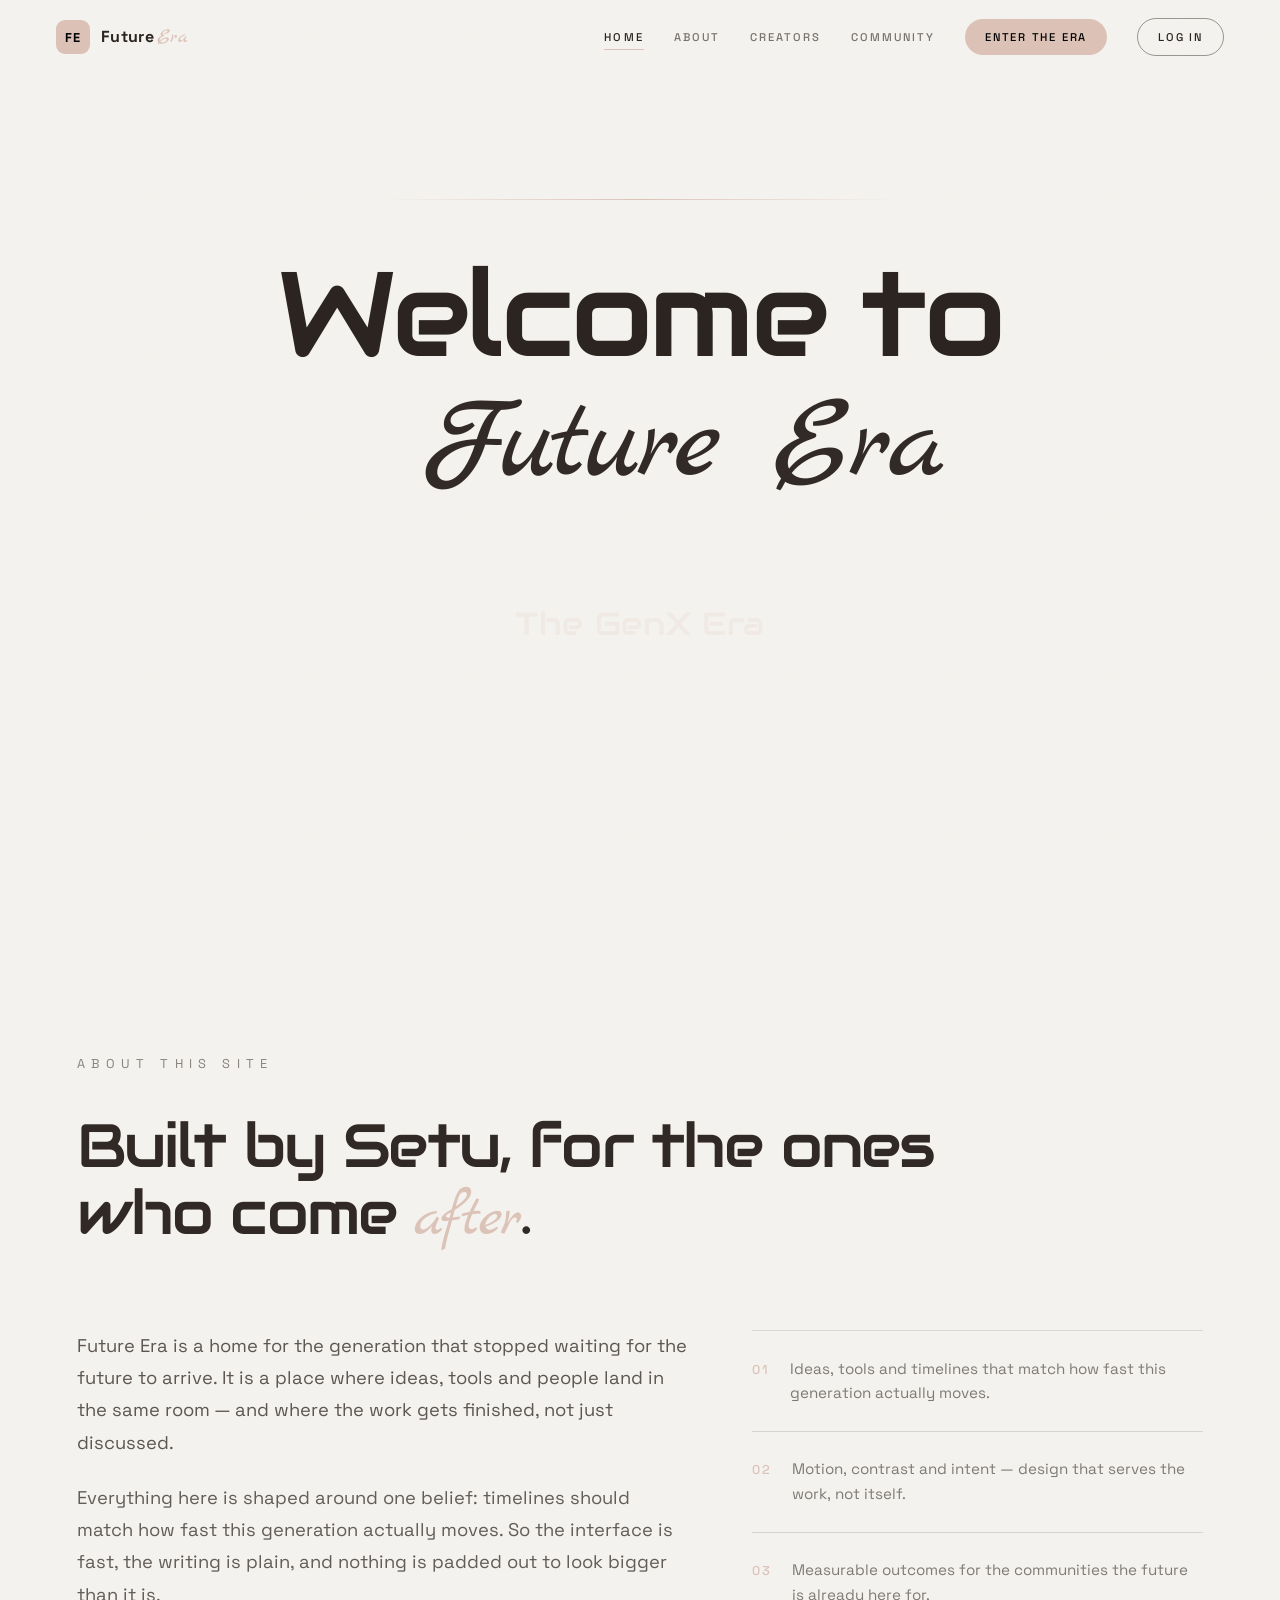
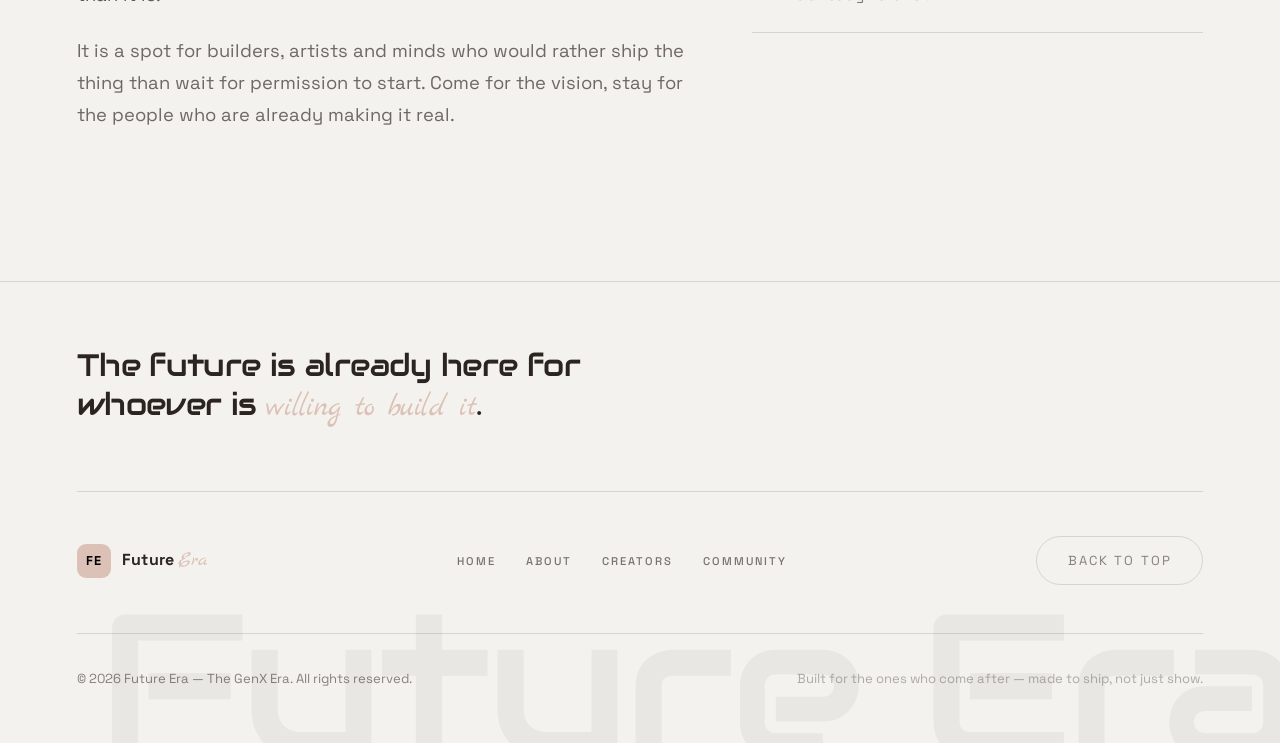
<file: Frontend/index.html>
<!DOCTYPE html>
<html lang="en">

<head>
    <meta charset="UTF-8" />
    <meta name="viewport" content="width=device-width, initial-scale=1.0" />
    <title>Future Era — The GenX Era</title>
    <link rel="preconnect" href="https://fonts.googleapis.com" />
    <link rel="preconnect" href="https://fonts.gstatic.com" crossorigin />
    <link
        href="https://fonts.googleapis.com/css2?family=Asimovian&family=Audiowide&family=Marck+Script&family=Space+Grotesk:wght@400;500;700&display=swap"
        rel="stylesheet">
    <link rel="stylesheet" href="style.css" />
</head>

<body>

    <!-- ============ NAVBAR ============ -->
    <header class="nav" id="nav">
        <a href="#intro" class="nav__logo" aria-label="Future Era — home">
            <span class="nav__mark" aria-hidden="true">FE</span>
            <span class="nav__word">Future<em>Era</em></span>
        </a>

        <nav class="nav__links" id="nav-links" aria-label="Main">
            <a href="#intro" class="nav__link is-active">Home</a>
            <a href="#about" class="nav__link">About</a>
            <a href="creators.html" class="nav__link">Creators</a>
            <a href="community.html" class="nav__link">Community</a>
            <a href="career.html" class="nav__cta">Enter the Era</a>
            <button class="auth__trigger auth__nav-trigger" type="button" data-auth-open>
                Log in
            </button>
            <span class="auth__who" data-auth-who>
                <button class="prof__chip" type="button" data-profile-open aria-haspopup="dialog">
                    <span class="auth__avatar" data-auth-initial aria-hidden="true">FE</span>
                    <span class="prof__chipname" data-profile-chipname>Profile</span>
                </button>
                <button class="auth__trigger" type="button" data-auth-signout>Sign out</button>
            </span>
        </nav>

        <button class="nav__toggle" id="nav-toggle" aria-label="Toggle menu" aria-expanded="false"
            aria-controls="nav-links">
            <span></span><span></span><span></span>
        </button>
    </header>

    <!-- ============ PAGE 1 : INTRO ============ -->
    <section class="intro" id="intro">
        <div class="intro__grain" aria-hidden="true"></div>

        <div class="intro__inner">

            <span class="intro__eyebrow">Built by setu</span>

            <div class="intro__rule" aria-hidden="true"><span></span></div>

            <h1 class="intro__title">Welcome to</h1>
            <h1 class="intro__title1">Future Era</h1>

            <p class="intro__subtitle">The GenX Era</p>

            <div class="intro__actions">
                <a href="career.html" class="btn btn--solid">Enter the Era</a>
                <a href="#about" class="btn btn--ghost">Explore</a>
            </div>
        </div>

        
    </section>

    <!-- ============ PAGE 2 : ABOUT ============ -->
    <section class="about" id="about">
        <div class="about__inner">

            <span class="about__eyebrow" data-reveal>About this site</span>

            <h2 class="about__title" data-reveal>
                Built by Setu, for the ones<br />who come <em>after</em>.
            </h2>

            <div class="about__body">
                <div class="about__copy">
                    <p>
                        Future Era is a home for the generation that stopped waiting for the future
                        to arrive. It is a place where ideas, tools and people land in the same room
                        — and where the work gets finished, not just discussed.
                    </p>
                    <p>
                        Everything here is shaped around one belief: timelines should match how fast
                        this generation actually moves. So the interface is fast, the writing is
                        plain, and nothing is padded out to look bigger than it is.
                    </p>
                    <p>
                        It is a spot for builders, artists and minds who would rather ship the thing
                        than wait for permission to start. Come for the vision, stay for the people
                        who are already making it real.
                    </p>
                </div>

                <ul class="about__facts" data-reveal>
                    <li>
                        <strong>01</strong>
                        <span>Ideas, tools and timelines that match how fast this generation actually moves.</span>
                    </li>
                    <li>
                        <strong>02</strong>
                        <span>Motion, contrast and intent — design that serves the work, not itself.</span>
                    </li>
                    <li>
                        <strong>03</strong>
                        <span>Measurable outcomes for the communities the future is already here for.</span>
                    </li>
                </ul>
            </div>

        </div>
    </section>

    <!-- ============ FOOTER ============ -->
    <footer class="footer" id="footer">
        <div class="footer__inner">

            <p class="footer__statement">
                The future is already here for<br />whoever is <em>willing to build it</em>.
            </p>

            <div class="footer__top">
                <a href="#intro" class="footer__logo" aria-label="Future Era — back to top">
                    <span class="footer__mark">FE</span>
                    <span class="footer__word">Future<em>Era</em></span>
                </a>

                <nav class="footer__links" aria-label="Footer">
                    <a href="#intro">Home</a>
                    <a href="#about">About</a>
                    <a href="creators.html">Creators</a>
            <a href="community.html">Community</a>
                </nav>

                <a href="#intro" class="btn btn--ghost footer__back">Back to top</a>
            </div>

            <div class="footer__bottom">
                <p class="footer__copy">
                    © <span id="year"></span> Future Era — The GenX Era. All rights reserved.
                </p>

                <p class="footer__tagline">
                    Built for the ones who come after — made to ship, not just show.
                </p>
            </div>

        </div>
    </footer>

    <!-- ============ LOG IN / SIGN UP ============ -->
    <dialog class="auth__dialog" id="auth-dialog" aria-labelledby="auth-title">
        <button class="auth__close" type="button" data-auth-close aria-label="Close">&times;</button>

        <div class="auth__inner">
            <span class="auth__eyebrow">Members</span>
            <h2 class="auth__title" id="auth-title">Join the <em>Era</em></h2>
            <div class="auth__rule" aria-hidden="true"></div>

            <div class="auth__tabs" role="tablist" aria-label="Account">
                <button class="auth__tab" type="button" role="tab" id="auth-tab-login" data-auth-tab="login"
                    aria-selected="true" aria-controls="auth-panel-login">Log in</button>
                <button class="auth__tab" type="button" role="tab" id="auth-tab-signup" data-auth-tab="signup"
                    aria-selected="false" aria-controls="auth-panel-signup">Sign up</button>
            </div>

            <p class="auth__msg" id="auth-msg" role="status" aria-live="polite"></p>

            <form class="auth__form is-active" id="auth-panel-login" role="tabpanel"
                aria-labelledby="auth-tab-login" novalidate>
                <div class="auth__row">
                    <label class="auth__label" for="auth-login-email">Email</label>
                    <input class="inp" type="email" id="auth-login-email" name="email" autocomplete="email"
                        placeholder="you@example.com" required>
                </div>
                <div class="auth__row">
                    <label class="auth__label" for="auth-login-pass">Password</label>
                    <input class="inp" type="password" id="auth-login-pass" name="password"
                        autocomplete="current-password" placeholder="Your password" required>
                </div>
                <button class="btn btn--solid auth__submit" type="submit">Log in</button>
                <p class="auth__note">No account yet? Switch to <strong>Sign up</strong> above.</p>
            </form>

            <form class="auth__form" id="auth-panel-signup" role="tabpanel" aria-labelledby="auth-tab-signup"
                novalidate>
                <div class="auth__row">
                    <label class="auth__label" for="auth-signup-name">Name</label>
                    <input class="inp" type="text" id="auth-signup-name" name="name" autocomplete="name"
                        placeholder="Your name" required>
                </div>
                <div class="auth__row">
                    <label class="auth__label" for="auth-signup-email">Email</label>
                    <input class="inp" type="email" id="auth-signup-email" name="email" autocomplete="email"
                        placeholder="you@example.com" required>
                </div>
                <div class="auth__row">
                    <label class="auth__label" for="auth-signup-pass">Password</label>
                    <input class="inp" type="password" id="auth-signup-pass" name="password"
                        autocomplete="new-password" placeholder="At least 6 characters" required>
                </div>
                <button class="btn btn--solid auth__submit" type="submit">Create account</button>
                <p class="auth__note">Already have an account? Switch to <strong>Log in</strong> above.</p>
            </form>
        </div>
    </dialog>

    <dialog class="prof__dialog" id="profile-dialog" aria-labelledby="profile-title">
        <button class="prof__close" type="button" data-profile-close aria-label="Close">&times;</button>

        <div class="prof__inner">
            <header class="prof__head">
                <span class="prof__avatar" data-profile-initial aria-hidden="true">F</span>
                <div class="prof__ident">
                    <h2 class="prof__title" id="profile-title" data-profile-title>Your <em>profile</em></h2>
                    <p class="prof__email" data-profile-email></p>
                    <p class="prof__role" data-profile-role hidden></p>
                </div>
                <button class="prof__edit-btn" type="button" data-profile-edit aria-label="Edit profile">Edit</button>
            </header>

            <p class="prof__blurb" data-profile-blurb hidden></p>

            <section class="prof__edit-form" data-profile-edit-form hidden>
                <div class="prof__row">
                    <label class="prof__label" for="prof-edit-name">Name</label>
                    <input class="inp" type="text" id="prof-edit-name" name="name" autocomplete="name" maxlength="60">
                </div>
                <div class="prof__row">
                    <label class="prof__label" for="prof-edit-email">Email</label>
                    <input class="inp" type="email" id="prof-edit-email" name="email" autocomplete="email" placeholder="you@example.com">
                </div>
                <div class="prof__row">
                    <label class="prof__label" for="prof-edit-pass-current">Current password</label>
                    <input class="inp" type="password" id="prof-edit-pass-current" name="passCurrent" autocomplete="current-password" placeholder="Required to save changes">
                </div>
                <div class="prof__row">
                    <label class="prof__label" for="prof-edit-pass-new">New password</label>
                    <input class="inp" type="password" id="prof-edit-pass-new" name="passNew" autocomplete="new-password" placeholder="Leave blank to keep current" minlength="6">
                </div>
                <div class="prof__row">
                    <label class="prof__label" for="prof-edit-pass-confirm">Confirm new password</label>
                    <input class="inp" type="password" id="prof-edit-pass-confirm" name="passConfirm" autocomplete="new-password" placeholder="Confirm new password">
                </div>
                <div class="prof__actions">
                    <button class="btn btn--solid" type="button" data-profile-edit-save>Save</button>
                    <button class="btn" type="button" data-profile-edit-cancel>Cancel</button>
                </div>
                <p class="prof__msg" data-profile-edit-msg role="status" aria-live="polite"></p>
            </section>

            <!-- Not a <dl>: each of the three is a button that opens the panel
                 under it, and a <button> may only contain phrasing content, so
                 wrapping <dt>/<dd> in one is invalid. The visible label already
                 reads "Following 12", so the definition-list pairing was adding
                 nothing a screen reader did not already get from the name. -->
            <div class="prof__stats" role="group" aria-label="Profile summary">
                <button class="prof__stat" type="button" data-profile-tab="following" aria-expanded="false" aria-controls="prof-panel-following">
                    <span class="prof__statlabel" data-profile-following-label>Following</span>
                    <span class="prof__statvalue" data-profile-following-count>0</span>
                </button>
                <button class="prof__stat" type="button" data-profile-tab="followers" aria-expanded="false" aria-controls="prof-panel-followers">
                    <span class="prof__statlabel" data-profile-followers-label>Followers</span>
                    <span class="prof__statvalue" data-profile-followers-count>0</span>
                </button>
                <button class="prof__stat" type="button" data-profile-tab="groups" aria-expanded="false" aria-controls="prof-panel-groups">
                    <span class="prof__statlabel" data-profile-groups-label>Groups</span>
                    <span class="prof__statvalue" data-profile-group-count>0</span>
                </button>
            </div>

            <section class="prof__block">
                <h3 class="prof__blocktitle" data-profile-data-title>Your data</h3>
                <ul class="prof__tags" data-profile-tags></ul>
                <p class="prof__empty" data-profile-tags-empty>Pick interests and skills on the
                    Community page and they show up here.</p>
            </section>

            <div class="prof__panel" id="prof-panel-following" data-profile-panel="following" hidden>
                <h3 class="prof__blocktitle" data-profile-following-title>Following</h3>
                <ul class="prof__list" data-profile-following></ul>
                <p class="prof__empty" data-profile-following-empty>You are not following anyone
                    yet. Find people on the Community page.</p>
            </div>

            <div class="prof__panel" id="prof-panel-followers" data-profile-panel="followers" hidden>
                <h3 class="prof__blocktitle" data-profile-followers-title>Followers</h3>
                <p class="prof__empty" data-profile-followers-note>No one follows you yet, and
                    that number is honest rather than broken.</p>
            </div>

            <div class="prof__panel" id="prof-panel-groups" data-profile-panel="groups" hidden>
                <h3 class="prof__blocktitle">Groups <span class="prof__hint" data-profile-group-hint></span></h3>
                <ul class="prof__list" data-profile-groups></ul>
                <p class="prof__empty" data-profile-groups-empty>You are not in any groups yet. Join one
                    from the Groups section on the Community page and it is saved to your account.</p>
            </div>
        </div>
    </dialog>

    <script src="vendor/gsap.min.js"></script>
    <script src="vendor/ScrollTrigger.min.js"></script>
    <script src="script.js?v=9"></script>
</body>

</html>
</file>
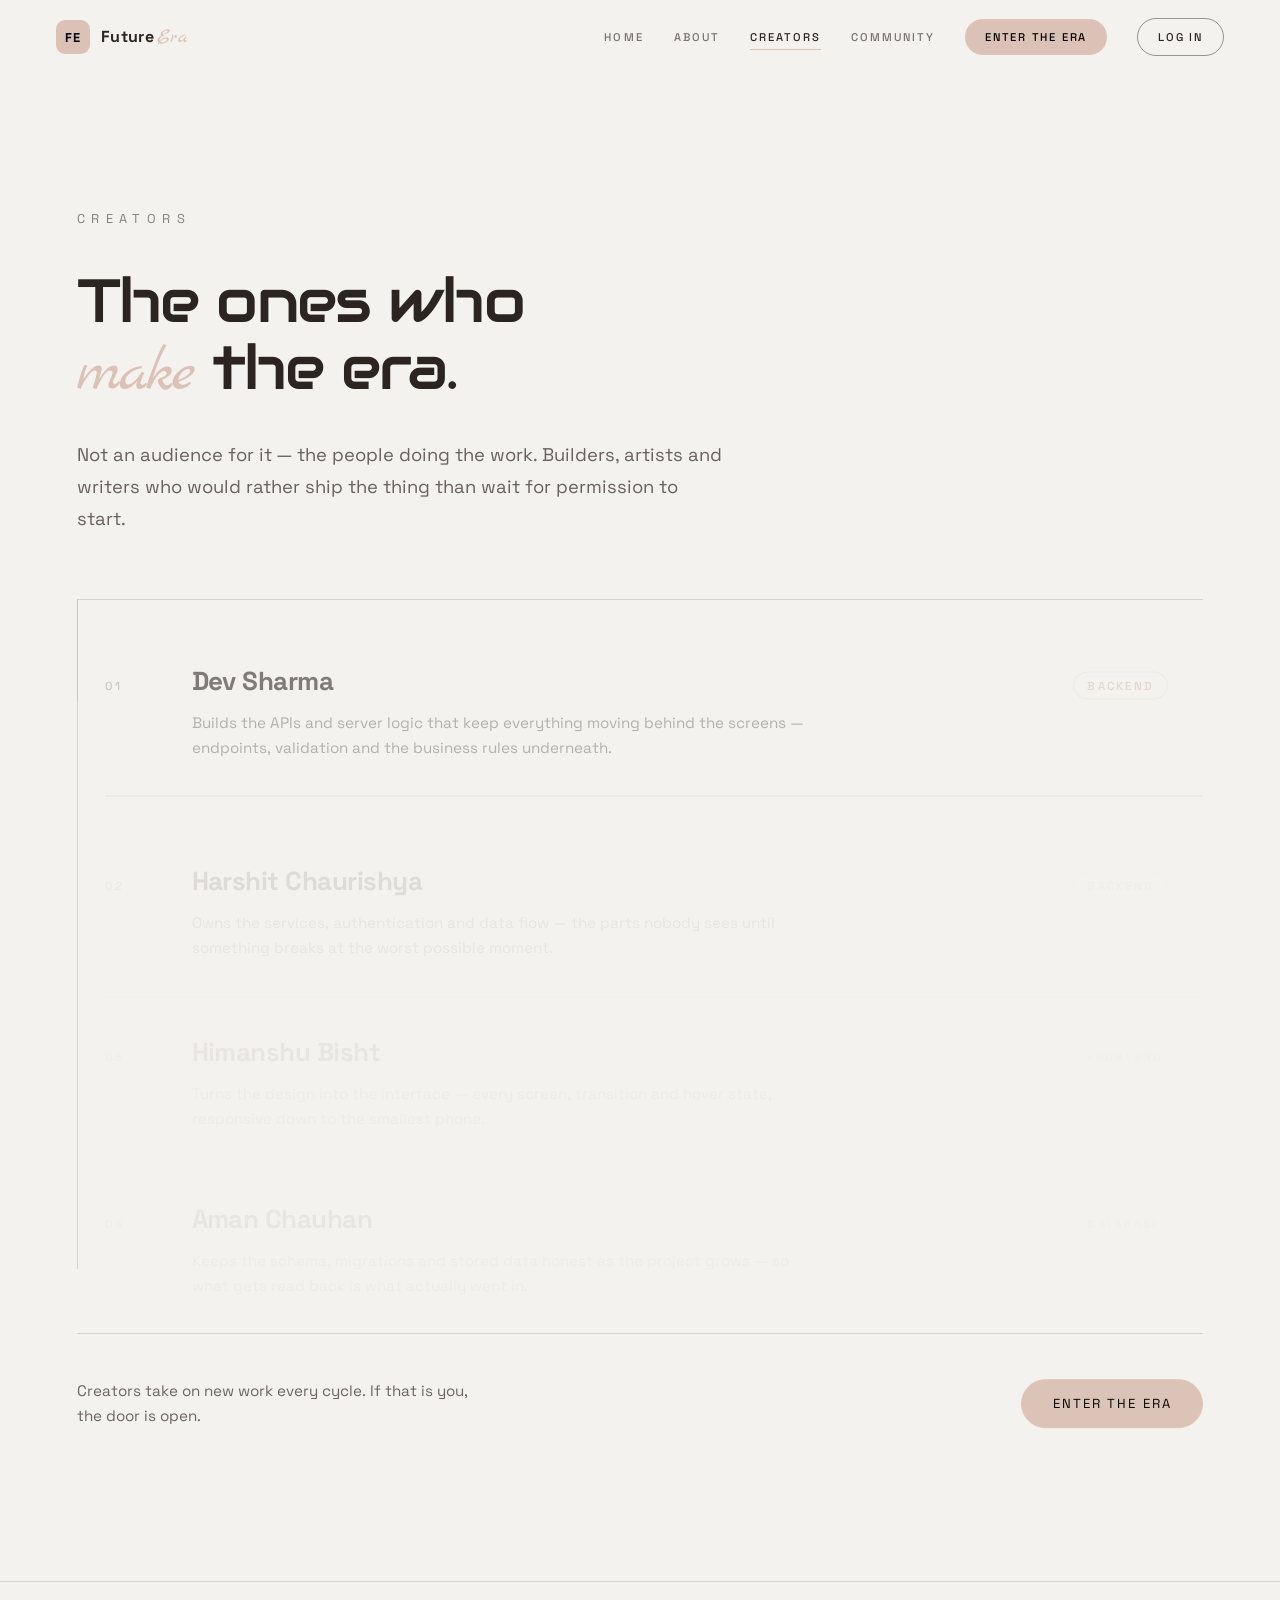
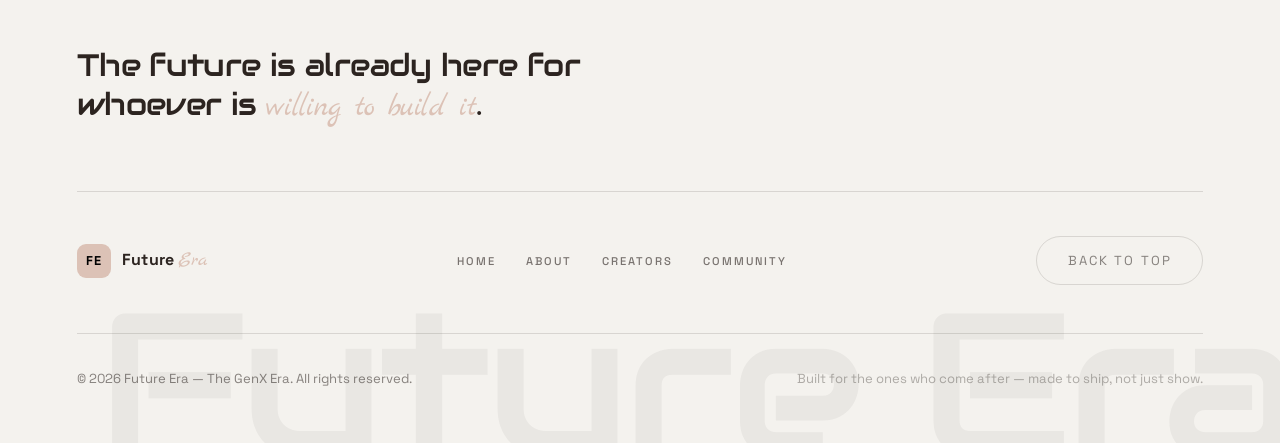
<file: Frontend/creators.html>
<!DOCTYPE html>
<html lang="en">

<head>
  <meta charset="UTF-8" />
  <meta name="viewport" content="width=device-width, initial-scale=1.0" />
  <title>Creators — Future Era</title>
  <meta name="description"
    content="The builders, artists and writers making the Future Era — not an audience for it." />
  <link rel="preconnect" href="https://fonts.googleapis.com" />
  <link rel="preconnect" href="https://fonts.gstatic.com" crossorigin />
  <link
    href="https://fonts.googleapis.com/css2?family=Asimovian&family=Audiowide&family=Marck+Script&family=Space+Grotesk:wght@400;500;700&display=swap"
    rel="stylesheet">
  <link rel="stylesheet" href="style.css" />
</head>

<body>

  <!-- ============ NAVBAR ============ -->
  <header class="nav" id="nav">
    <a href="index.html#intro" class="nav__logo" aria-label="Future Era — home">
      <span class="nav__mark" aria-hidden="true">FE</span>
      <span class="nav__word">Future<em>Era</em></span>
    </a>

    <nav class="nav__links" id="nav-links" aria-label="Main">
      <a href="index.html#intro" class="nav__link">Home</a>
      <a href="index.html#about" class="nav__link">About</a>
      <a href="#creators" class="nav__link is-active">Creators</a>
      <a href="community.html" class="nav__link">Community</a>
      <a href="career.html" class="nav__cta">Enter the Era</a>
      <button class="auth__trigger auth__nav-trigger" type="button" data-auth-open>
        Log in
      </button>
      <span class="auth__who" data-auth-who>
        <button class="prof__chip" type="button" data-profile-open aria-haspopup="dialog">
          <span class="auth__avatar" data-auth-initial aria-hidden="true">FE</span>
          <span class="prof__chipname" data-profile-chipname>Profile</span>
        </button>
        <button class="auth__trigger" type="button" data-auth-signout>Sign out</button>
      </span>
    </nav>

    <button class="nav__toggle" id="nav-toggle" aria-label="Toggle menu" aria-expanded="false"
      aria-controls="nav-links">
      <span></span><span></span><span></span>
    </button>
  </header>

  <!-- ============ CREATORS ============ -->
  <main>
    <section class="creators creators--page" id="creators">
      <div class="creators__inner">

        <span class="creators__eyebrow" data-reveal>Creators</span>

        <h1 class="creators__title" data-reveal>
          The ones who<br /><em>make</em> the era.
        </h1>

        <p class="creators__lede" data-reveal>
          Not an audience for it — the people doing the work. Builders, artists and
          writers who would rather ship the thing than wait for permission to start.
        </p>

        <div class="creators__listwrap">
          <div class="creators__rail" aria-hidden="true"><span></span></div>

          <div class="creators__list">
            <article class="creator">
              <span class="creator__num">01</span>
              <h2 class="creator__name">
                <a class="creator__link" href="https://www.linkedin.com/in/dev-sharma-11a9b5341/" target="_blank"
                  rel="noopener noreferrer" aria-label="Dev Sharma on LinkedIn (opens in a new tab)">
                  <span class="creator__nameText">Dev Sharma</span>
                  <span class="creator__handle">
                    <svg class="creator__icon" viewBox="0 0 24 24" aria-hidden="true" focusable="false">
                      <path fill="currentColor"
                        d="M4.98 3.5a2.5 2.5 0 1 1 0 5 2.5 2.5 0 0 1 0-5ZM3 9h4v12H3V9Zm7 0h3.8v1.71h.05c.53-.95 1.83-1.96 3.77-1.96C21.4 8.75 22 11 22 14.02V21h-4v-6.19c0-1.48-.03-3.38-2.06-3.38-2.06 0-2.38 1.61-2.38 3.27V21h-4V9Z" />
                    </svg>
                    in/dev-sharma-11a9b5341
                  </span>
                </a>
              </h2>
              <span class="creator__role">Backend</span>
              <p class="creator__bio">
                Builds the APIs and server logic that keep everything moving behind the
                screens — endpoints, validation and the business rules underneath.
              </p>
            </article>

            <article class="creator">
              <span class="creator__num">02</span>
              <h2 class="creator__name">
                <a class="creator__link" href="https://www.linkedin.com/in/harshit-chaurishya-713650372/"
                  target="_blank" rel="noopener noreferrer"
                  aria-label="Harshit Chaurasiya on LinkedIn (opens in a new tab)">
                  <span class="creator__nameText">Harshit Chaurishya</span>
                  <span class="creator__handle">
                    <svg class="creator__icon" viewBox="0 0 24 24" aria-hidden="true" focusable="false">
                      <path fill="currentColor"
                        d="M4.98 3.5a2.5 2.5 0 1 1 0 5 2.5 2.5 0 0 1 0-5ZM3 9h4v12H3V9Zm7 0h3.8v1.71h.05c.53-.95 1.83-1.96 3.77-1.96C21.4 8.75 22 11 22 14.02V21h-4v-6.19c0-1.48-.03-3.38-2.06-3.38-2.06 0-2.38 1.61-2.38 3.27V21h-4V9Z" />
                    </svg>
                    in/harshit-chaurishya-713650372
                  </span>
                </a>
              </h2>
              <span class="creator__role">Backend</span>
              <p class="creator__bio">
                Owns the services, authentication and data flow — the parts nobody sees
                until something breaks at the worst possible moment.
              </p>
            </article>

            <article class="creator">
              <span class="creator__num">03</span>
              <h2 class="creator__name">
                <a class="creator__link" href="https://www.linkedin.com/in/himanshubisht112/" target="_blank"
                  rel="noopener noreferrer" aria-label="Himanshu Bisht on LinkedIn (opens in a new tab)">
                  <span class="creator__nameText">Himanshu Bisht</span>
                  <span class="creator__handle">
                    <svg class="creator__icon" viewBox="0 0 24 24" aria-hidden="true" focusable="false">
                      <path fill="currentColor"
                        d="M4.98 3.5a2.5 2.5 0 1 1 0 5 2.5 2.5 0 0 1 0-5ZM3 9h4v12H3V9Zm7 0h3.8v1.71h.05c.53-.95 1.83-1.96 3.77-1.96C21.4 8.75 22 11 22 14.02V21h-4v-6.19c0-1.48-.03-3.38-2.06-3.38-2.06 0-2.38 1.61-2.38 3.27V21h-4V9Z" />
                    </svg>
                    in/himanshubisht112
                  </span>
                </a>
              </h2>
              <span class="creator__role">Frontend</span>
              <p class="creator__bio">
                Turns the design into the interface — every screen, transition and hover
                state, responsive down to the smallest phone.
              </p>
            </article>

            <article class="creator">
              <span class="creator__num">04</span>
              <h2 class="creator__name">
                <a class="creator__link" href="https://www.linkedin.com/in/aman-chauhan-6275aa335/" target="_blank"
                  rel="noopener noreferrer" aria-label="Aman Chauhan on LinkedIn (opens in a new tab)">
                  <span class="creator__nameText">Aman Chauhan</span>
                  <span class="creator__handle">
                    <svg class="creator__icon" viewBox="0 0 24 24" aria-hidden="true" focusable="false">
                      <path fill="currentColor"
                        d="M4.98 3.5a2.5 2.5 0 1 1 0 5 2.5 2.5 0 0 1 0-5ZM3 9h4v12H3V9Zm7 0h3.8v1.71h.05c.53-.95 1.83-1.96 3.77-1.96C21.4 8.75 22 11 22 14.02V21h-4v-6.19c0-1.48-.03-3.38-2.06-3.38-2.06 0-2.38 1.61-2.38 3.27V21h-4V9Z" />
                    </svg>
                    in/aman-chauhan-6275aa335
                  </span>
                </a>
              </h2>
              <span class="creator__role">DataBase</span>
              <p class="creator__bio">
                Keeps the schema, migrations and stored data honest as the project grows —
                so what gets read back is what actually went in.
              </p>
            </article>
          </div>
        </div>

        <div class="creators__foot">
          <p class="creators__note" data-reveal>
            Creators take on new work every cycle. If that is you, the door is open.
          </p>
          <a href="career.html" class="btn btn--solid" data-reveal>Enter the Era</a>
        </div>

      </div>
    </section>
  </main>

  <!-- ============ FOOTER ============ -->
  <footer class="footer" id="footer">
    <div class="footer__inner">

      <p class="footer__statement">
        The future is already here for<br />whoever is <em>willing to build it</em>.
      </p>

      <div class="footer__top">
        <a href="index.html#intro" class="footer__logo" aria-label="Future Era — back to top">
          <span class="footer__mark">FE</span>
          <span class="footer__word">Future<em>Era</em></span>
        </a>

        <nav class="footer__links" aria-label="Footer">
          <a href="index.html#intro">Home</a>
          <a href="index.html#about">About</a>
          <a href="creators.html">Creators</a>
          <a href="community.html">Community</a>
        </nav>

        <a href="index.html#intro" class="btn btn--ghost footer__back">Back to top</a>
      </div>

      <div class="footer__bottom">
        <p class="footer__copy">
          © <span id="year"></span> Future Era — The GenX Era. All rights reserved.
        </p>

        <p class="footer__tagline">
          Built for the ones who come after — made to ship, not just show.
        </p>
      </div>

    </div>
  </footer>

  <!-- ============ LOG IN / SIGN UP ============ -->
  <dialog class="auth__dialog" id="auth-dialog" aria-labelledby="auth-title">
    <button class="auth__close" type="button" data-auth-close aria-label="Close">&times;</button>

    <div class="auth__inner">
      <span class="auth__eyebrow">Members</span>
      <h2 class="auth__title" id="auth-title">Join the <em>Era</em></h2>
      <div class="auth__rule" aria-hidden="true"></div>

      <div class="auth__tabs" role="tablist" aria-label="Account">
        <button class="auth__tab" type="button" role="tab" id="auth-tab-login" data-auth-tab="login"
          aria-selected="true" aria-controls="auth-panel-login">Log in</button>
        <button class="auth__tab" type="button" role="tab" id="auth-tab-signup" data-auth-tab="signup"
          aria-selected="false" aria-controls="auth-panel-signup">Sign up</button>
      </div>

      <p class="auth__msg" id="auth-msg" role="status" aria-live="polite"></p>

      <form class="auth__form is-active" id="auth-panel-login" role="tabpanel" aria-labelledby="auth-tab-login"
        novalidate>
        <div class="auth__row">
          <label class="auth__label" for="auth-login-email">Email</label>
          <input class="inp" type="email" id="auth-login-email" name="email" autocomplete="email"
            placeholder="you@example.com" required>
        </div>
        <div class="auth__row">
          <label class="auth__label" for="auth-login-pass">Password</label>
          <input class="inp" type="password" id="auth-login-pass" name="password" autocomplete="current-password"
            placeholder="Your password" required>
        </div>
        <button class="btn btn--solid auth__submit" type="submit">Log in</button>
        <p class="auth__note">No account yet? Switch to <strong>Sign up</strong> above.</p>
      </form>

      <form class="auth__form" id="auth-panel-signup" role="tabpanel" aria-labelledby="auth-tab-signup" novalidate>
        <div class="auth__row">
          <label class="auth__label" for="auth-signup-name">Name</label>
          <input class="inp" type="text" id="auth-signup-name" name="name" autocomplete="name"
            placeholder="Your name" required>
        </div>
        <div class="auth__row">
          <label class="auth__label" for="auth-signup-email">Email</label>
          <input class="inp" type="email" id="auth-signup-email" name="email" autocomplete="email"
            placeholder="you@example.com" required>
        </div>
        <div class="auth__row">
          <label class="auth__label" for="auth-signup-pass">Password</label>
          <input class="inp" type="password" id="auth-signup-pass" name="password" autocomplete="new-password"
            placeholder="At least 6 characters" required>
        </div>
        <button class="btn btn--solid auth__submit" type="submit">Create account</button>
        <p class="auth__note">Already have an account? Switch to <strong>Log in</strong> above.</p>
      </form>
    </div>
  </dialog>
    <dialog class="prof__dialog" id="profile-dialog" aria-labelledby="profile-title">
        <button class="prof__close" type="button" data-profile-close aria-label="Close">&times;</button>

        <div class="prof__inner">
            <header class="prof__head">
                <span class="prof__avatar" data-profile-initial aria-hidden="true">F</span>
                <div class="prof__ident">
                    <h2 class="prof__title" id="profile-title" data-profile-title>Your <em>profile</em></h2>
                    <p class="prof__email" data-profile-email></p>
                    <p class="prof__role" data-profile-role hidden></p>
                </div>
                <button class="prof__edit-btn" type="button" data-profile-edit aria-label="Edit profile">Edit</button>
            </header>

            <p class="prof__blurb" data-profile-blurb hidden></p>

            <section class="prof__edit-form" data-profile-edit-form hidden>
                <div class="prof__row">
                    <label class="prof__label" for="prof-edit-name">Name</label>
                    <input class="inp" type="text" id="prof-edit-name" name="name" autocomplete="name" maxlength="60">
                </div>
                <div class="prof__row">
                    <label class="prof__label" for="prof-edit-email">Email</label>
                    <input class="inp" type="email" id="prof-edit-email" name="email" autocomplete="email" placeholder="you@example.com">
                </div>
                <div class="prof__row">
                    <label class="prof__label" for="prof-edit-pass-current">Current password</label>
                    <input class="inp" type="password" id="prof-edit-pass-current" name="passCurrent" autocomplete="current-password" placeholder="Required to save changes">
                </div>
                <div class="prof__row">
                    <label class="prof__label" for="prof-edit-pass-new">New password</label>
                    <input class="inp" type="password" id="prof-edit-pass-new" name="passNew" autocomplete="new-password" placeholder="Leave blank to keep current" minlength="6">
                </div>
                <div class="prof__row">
                    <label class="prof__label" for="prof-edit-pass-confirm">Confirm new password</label>
                    <input class="inp" type="password" id="prof-edit-pass-confirm" name="passConfirm" autocomplete="new-password" placeholder="Confirm new password">
                </div>
                <div class="prof__actions">
                    <button class="btn btn--solid" type="button" data-profile-edit-save>Save</button>
                    <button class="btn" type="button" data-profile-edit-cancel>Cancel</button>
                </div>
                <p class="prof__msg" data-profile-edit-msg role="status" aria-live="polite"></p>
            </section>

            <!-- Not a <dl>: each of the three is a button that opens the panel
                 under it, and a <button> may only contain phrasing content, so
                 wrapping <dt>/<dd> in one is invalid. The visible label already
                 reads "Following 12", so the definition-list pairing was adding
                 nothing a screen reader did not already get from the name. -->
            <div class="prof__stats" role="group" aria-label="Profile summary">
                <button class="prof__stat" type="button" data-profile-tab="following" aria-expanded="false" aria-controls="prof-panel-following">
                    <span class="prof__statlabel" data-profile-following-label>Following</span>
                    <span class="prof__statvalue" data-profile-following-count>0</span>
                </button>
                <button class="prof__stat" type="button" data-profile-tab="followers" aria-expanded="false" aria-controls="prof-panel-followers">
                    <span class="prof__statlabel" data-profile-followers-label>Followers</span>
                    <span class="prof__statvalue" data-profile-followers-count>0</span>
                </button>
                <button class="prof__stat" type="button" data-profile-tab="groups" aria-expanded="false" aria-controls="prof-panel-groups">
                    <span class="prof__statlabel" data-profile-groups-label>Groups</span>
                    <span class="prof__statvalue" data-profile-group-count>0</span>
                </button>
            </div>

            <section class="prof__block">
                <h3 class="prof__blocktitle" data-profile-data-title>Your data</h3>
                <ul class="prof__tags" data-profile-tags></ul>
                <p class="prof__empty" data-profile-tags-empty>Pick interests and skills on the
                    Community page and they show up here.</p>
            </section>

            <div class="prof__panel" id="prof-panel-following" data-profile-panel="following" hidden>
                <h3 class="prof__blocktitle" data-profile-following-title>Following</h3>
                <ul class="prof__list" data-profile-following></ul>
                <p class="prof__empty" data-profile-following-empty>You are not following anyone
                    yet. Find people on the Community page.</p>
            </div>

            <div class="prof__panel" id="prof-panel-followers" data-profile-panel="followers" hidden>
                <h3 class="prof__blocktitle" data-profile-followers-title>Followers</h3>
                <p class="prof__empty" data-profile-followers-note>No one follows you yet, and
                    that number is honest rather than broken.</p>
            </div>

            <div class="prof__panel" id="prof-panel-groups" data-profile-panel="groups" hidden>
                <h3 class="prof__blocktitle">Groups <span class="prof__hint" data-profile-group-hint></span></h3>
                <ul class="prof__list" data-profile-groups></ul>
                <p class="prof__empty" data-profile-groups-empty>You are not in any groups yet. Join one
                    from the Groups section on the Community page and it is saved to your account.</p>
            </div>
        </div>
    </dialog>

    <script src="vendor/gsap.min.js"></script>
    <script src="vendor/ScrollTrigger.min.js"></script>
    <script src="script.js?v=9"></script>
</body>

</html>
</file>
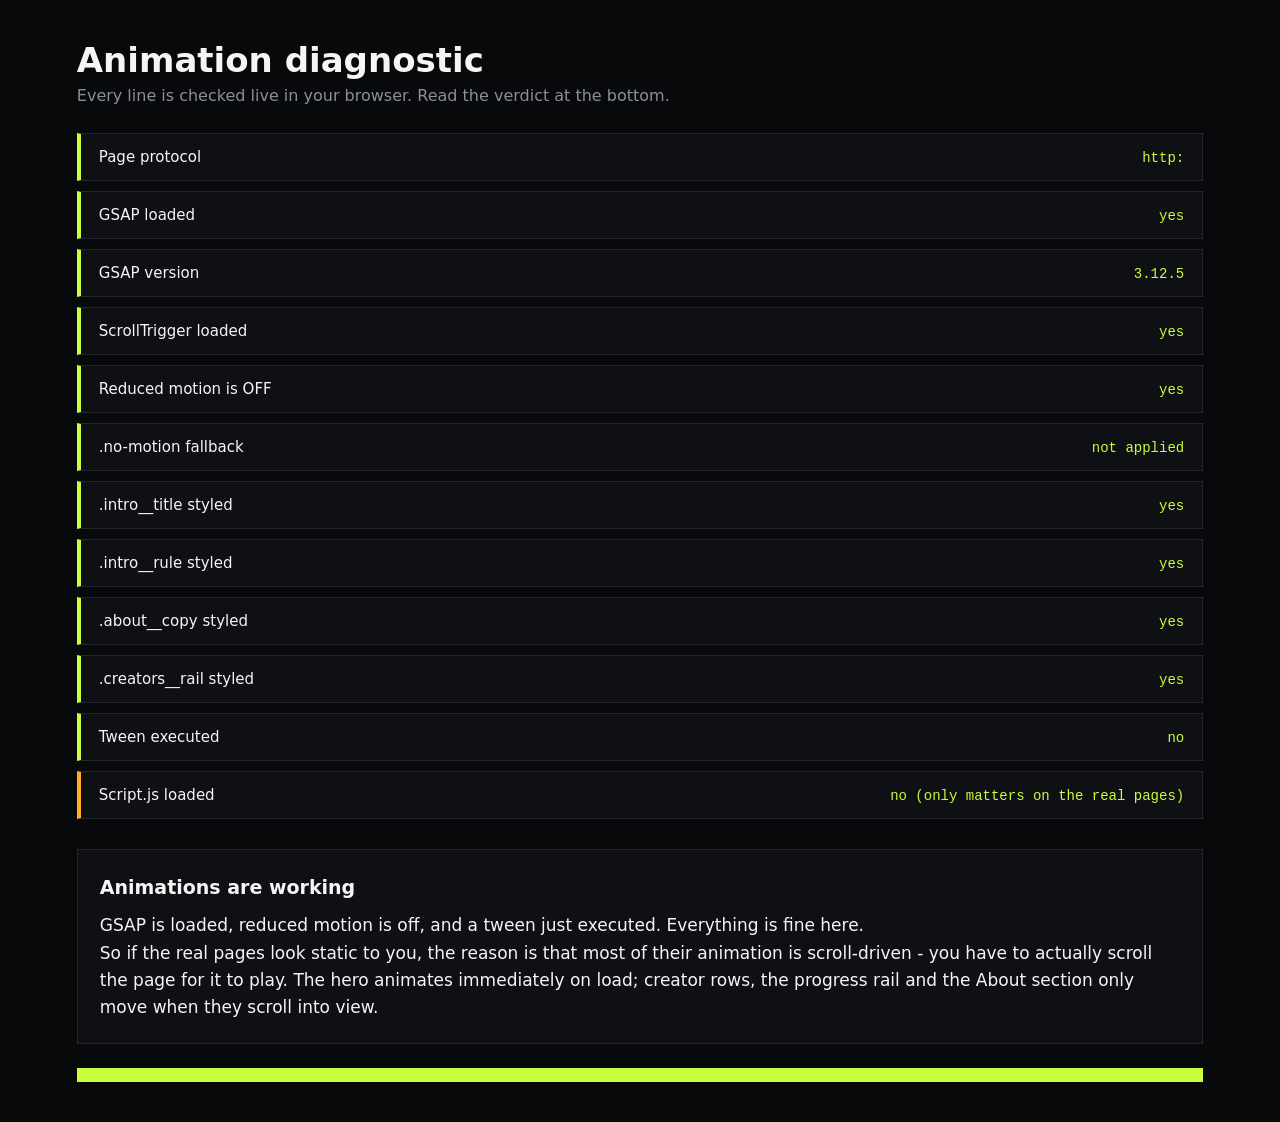
<file: Frontend/diag.html>
<!DOCTYPE html>
<html lang="en">

<head>
    <meta charset="UTF-8" />
    <meta name="viewport" content="width=device-width, initial-scale=1.0" />
    <title>Future Era — animation diagnostic</title>
    <link rel="stylesheet" href="style.css" />
    <style>
        body {
            background: #08090b;
            color: #f5f5f5;
            font-family: "Space Grotesk", system-ui, sans-serif;
            padding: 40px clamp(20px, 6vw, 80px);
        }

        h1 {
            font-size: clamp(22px, 3vw, 34px);
            margin: 0 0 6px;
        }

        p.sub {
            color: #8b8f98;
            margin: 0 0 28px;
        }

        .row {
            display: flex;
            align-items: baseline;
            gap: 16px;
            padding: 14px 18px;
            margin-bottom: 10px;
            border: 1px solid #23262d;
            border-left-width: 4px;
            background: #0e1014;
        }

        .row.good {
            border-left-color: #c8ff3d;
        }

        .row.bad {
            border-left-color: #ff5470;
        }

        .row.warn {
            border-left-color: #ffb020;
        }

        .label {
            flex: 1;
            font-size: 15px;
        }

        .value {
            font-family: ui-monospace, "Cascadia Code", Consolas, monospace;
            font-size: 14px;
            color: #c8ff3d;
            word-break: break-all;
            text-align: right;
        }

        .row.bad .value {
            color: #ff5470;
        }

        .verdict {
            margin-top: 30px;
            padding: 22px;
            font-size: 17px;
            line-height: 1.6;
            border: 1px solid #23262d;
            background: #0e1014;
        }

        .verdict h2 {
            margin: 0 0 10px;
            font-size: 19px;
        }

        .verdict code {
            font-family: ui-monospace, Consolas, monospace;
            background: #171a20;
            padding: 2px 6px;
            color: #c8ff3d;
        }
    </style>
</head>

<body>

    <h1>Animation diagnostic</h1>
    <p class="sub">Every line is checked live in your browser. Read the verdict at the bottom.</p>

    <div id="out"></div>

    <div class="verdict" id="verdict">
        <h2>Checking…</h2>
        <p>Running the tests now.</p>
    </div>

    <script src="vendor/gsap.min.js"></script>
    <script src="vendor/ScrollTrigger.min.js"></script>
    <script>
        (function () {
            var rows = [];

            function row(state, label, value) {
                rows.push({ state: state, label: label, value: value });
            }

            /* ---- 1. is this page even served over http? ---- */
            var isHttp = location.protocol === "http:" || location.protocol === "https:";
            row(isHttp ? "good" : "bad",
                "Page protocol",
                location.protocol === "file:" ? "file:// (WRONG - backend not used)" : location.protocol);

            /* ---- 2. did the vendored GSAP file load? ---- */
            var hasGsap = typeof window.gsap !== "undefined";
            row(hasGsap ? "good" : "bad", "GSAP loaded", hasGsap ? "yes" : "NO - vendor file did not load");
            if (hasGsap) {
                row("good", "GSAP version", gsap.version);
                row(typeof window.ScrollTrigger !== "undefined" ? "good" : "warn",
                    "ScrollTrigger loaded", typeof window.ScrollTrigger !== "undefined" ? "yes" : "no");
            }

            /* ---- 3. the switch that silently disables every animation ---- */
            var reduced = !!(window.matchMedia &&
                window.matchMedia("(prefers-reduced-motion: reduce)").matches);
            row(reduced ? "bad" : "good",
                "Reduced motion is OFF",
                reduced ? "NO - this disables all animations" : "yes");

            /* ---- 4. is the motion fallback currently applied? ---- */
            var noMotion = document.documentElement.classList.contains("no-motion");
            row(!noMotion ? "good" : "bad",
                ".no-motion fallback",
                noMotion ? "APPLIED (content is static)" : "not applied");

            /* ---- 5. do the animated classes exist in the stylesheet? ---- */
            var css = "";
            try {
                var xhr = new XMLHttpRequest();
                xhr.open("GET", "style.css", false);
                xhr.send();
                css = xhr.responseText;
            } catch (e) { }

            ["intro__title", "intro__rule", "about__copy", "creators__rail"].forEach(function (sel) {
                if (!css) {
                    row("warn", "style.css readable", "could not read");
                    return;
                }
                var has = css.indexOf("." + sel) !== -1;
                row(has ? "good" : "bad", "." + sel + " styled", has ? "yes" : "NO");
            });

            /* ---- 6. the real proof: run one tween and watch it move ---- */
            if (hasGsap) {
                var probe = document.createElement("div");
                probe.setAttribute("data-probe", "");
                probe.style.cssText = "height:14px;background:#c8ff3d;width:100%;margin-top:24px";
                document.body.appendChild(probe);

                var moved = false;
                gsap.from(probe, {
                    scaleX: 0,
                    duration: 0.6,
                    ease: "power2.out",
                    onStart: function () { moved = true; }
                });

                row("good", "Tween executed", moved ? "yes - GSAP is animating" : "no");
                row("warn", "Script.js loaded",
                    typeof window.init === "function"
                        ? "yes"
                        : "no (only matters on the real pages)");
            }

            /* ---- paint the results ---- */
            var out = document.getElementById("out");
            rows.forEach(function (r) {
                var div = document.createElement("div");
                div.className = "row " + r.state;
                div.innerHTML = '<span class="label"></span><span class="value"></span>';
                div.querySelector(".label").textContent = r.label;
                div.querySelector(".value").textContent = r.value;
                out.appendChild(div);
            });

            /* ---- the verdict ---- */
            var v = document.getElementById("verdict");
            var html = "";

            if (!isHttp) {
                html = "<h2>Found it: you opened the file directly</h2>" +
                    "<p>This page is running over <code>file://</code>. Run the backend and open " +
                    "<code>http://127.0.0.1:8000/</code> instead. The backend is what serves both the " +
                    "pages and the career data.</p>";
            } else if (!hasGsap) {
                html = "<h2>Found it: the GSAP file did not load</h2>" +
                    "<p>Check that <code>Frontend/vendor/gsap.min.js</code> exists. Without it no " +
                    "animation can run.</p>";
            } else if (reduced) {
                html = "<h2>Found it: reduced motion is switched on</h2>" +
                    "<p>Your system asks websites not to animate, so <code>script.js</code> skips every " +
                    "animation on purpose. Turn it off:</p>" +
                    "<p>Windows <code>Settings > Accessibility > Visual effects > Animation effects</code> " +
                    "-> <strong>On</strong>, then hard-refresh with <code>Ctrl+Shift+R</code>.</p>";
            } else if (noMotion) {
                html = "<h2>Found it: the .no-motion fallback is applied</h2>" +
                    "<p>GSAP is present but <code>script.js</code> decided not to animate. " +
                    "Reload with <code>Ctrl+Shift+R</code> to clear a cached copy.</p>";
            } else {
                html = "<h2>Animations are working</h2>" +
                    "<p>GSAP is loaded, reduced motion is off, and a tween just executed. " +
                    "Everything is fine here.</p>" +
                    "<p>So if the real pages look static to you, the reason is that most of their " +
                    "animation is scroll-driven - you have to actually scroll the page for it to play. " +
                    "The hero animates immediately on load; creator rows, the progress rail and the " +
                    "About section only move when they scroll into view.</p>";
            }

            v.innerHTML = html;
        })();
    </script>
</body>

</html>
</file>
<file: Frontend/style.css>
* {
    margin: 0;
    padding: 0;
    box-sizing: border-box;
}

html {
    scroll-behavior: smooth;
}

body {
    background: #F4F2EE;
    background-attachment: fixed;
    color: #2C2420;
    overflow-x: hidden;
}

a {
    color: inherit;
    text-decoration: none;
}

/* ================= NAVBAR ================= */

.nav {
    position: fixed;
    top: 0;
    left: 0;
    right: 0;
    z-index: 100;
    display: flex;
    align-items: center;
    justify-content: space-between;
    gap: 24px;
    padding: 18px clamp(20px, 5vw, 56px);
    background: transparent;
    border-bottom: 1px solid transparent;
    transition: background 0.4s cubic-bezier(0.16, 1, 0.3, 1),
        border-color 0.4s cubic-bezier(0.16, 1, 0.3, 1),
        padding 0.4s cubic-bezier(0.16, 1, 0.3, 1);
}

/* solid bar once the page has scrolled past the top */
.nav.is-stuck {
    background: rgba(221, 225, 227, 0.90);
    backdrop-filter: blur(14px);
    -webkit-backdrop-filter: blur(14px);
    border-bottom-color: rgba(44, 36, 32, 0.14);
    padding-top: 12px;
    padding-bottom: 12px;
}

/* --- logo (top left) --- */
.nav__logo {
    display: inline-flex;
    align-items: center;
    gap: 11px;
    flex-shrink: 0;
}

.nav__mark {
    display: grid;
    place-items: center;
    width: 34px;
    height: 34px;
    border-radius: 9px;
    background: #DCC2B6;
    color: #000000;
    font-family: "Space Grotesk", "Inter", system-ui, sans-serif;
    font-weight: 700;
    font-size: 12.8px;
    letter-spacing: 0.04em;
    transition: transform 0.5s cubic-bezier(0.16, 1, 0.3, 1),
        background 0.4s ease, color 0.4s ease;
}

.nav__logo:hover .nav__mark {
    transform: rotate(-8deg) scale(1.06);
    background: #ffffff;
}

.nav__word {
    font-family: "Space Grotesk", "Inter", system-ui, sans-serif;
    font-weight: 700;
    font-size: 16px;
    letter-spacing: 0.02em;
    color: #2C2420;
    white-space: nowrap;
}

.nav__word em {
    font-family: "Marck Script", cursive;
    font-style: normal;
    font-weight: 400;
    font-size: 20px;
    color: #DCC2B6;
    margin-left: 3px;
}

/* --- links --- */
.nav__links {
    display: flex;
    align-items: center;
    gap: clamp(16px, 2.4vw, 30px);
}

.nav__link {
    position: relative;
    font-family: "Space Grotesk", "Inter", system-ui, sans-serif;
    font-size: 11.2px;
    font-weight: 500;
    letter-spacing: 0.18em;
    text-transform: uppercase;
    color: rgba(44, 36, 32, 0.62);
    padding: 6px 0;
    transition: color 0.3s ease;
    white-space: nowrap;
}

.nav__link::after {
    content: "";
    position: absolute;
    left: 0;
    bottom: 0;
    width: 100%;
    height: 1px;
    background: #DCC2B6;
    transform: scaleX(0);
    transform-origin: right;
    transition: transform 0.4s cubic-bezier(0.16, 1, 0.3, 1);
}

.nav__link:hover,
.nav__link.is-active {
    color: #2C2420;
}

.nav__link:hover::after,
.nav__link.is-active::after {
    transform: scaleX(1);
    transform-origin: left;
}

.nav__cta {
    font-family: "Space Grotesk", "Inter", system-ui, sans-serif;
    font-size: 11.2px;
    font-weight: 500;
    letter-spacing: 0.16em;
    text-transform: uppercase;
    padding: 11px 20px;
    border-radius: 999px;
    background: #DCC2B6;
    color: #000000;
    white-space: nowrap;
    transition: background 0.4s cubic-bezier(0.16, 1, 0.3, 1),
        color 0.4s cubic-bezier(0.16, 1, 0.3, 1);
}

.nav__cta:hover {
    background: #ffffff;
    color: #000000;
}

/* --- mobile toggle --- */
.nav__toggle {
    display: none;
    flex-direction: column;
    justify-content: center;
    gap: 5px;
    width: 38px;
    height: 38px;
    padding: 0 8px;
    background: transparent;
    border: 1px solid rgba(44, 36, 32, 0.14);
    border-radius: 9px;
    cursor: pointer;
}

.nav__toggle span {
    display: block;
    height: 1.5px;
    width: 100%;
    background: #2C2420;
    transition: transform 0.35s cubic-bezier(0.16, 1, 0.3, 1), opacity 0.25s ease;
}

.nav__toggle[aria-expanded="true"] span:nth-child(1) {
    transform: translateY(6.5px) rotate(45deg);
}

.nav__toggle[aria-expanded="true"] span:nth-child(2) {
    opacity: 0;
}

.nav__toggle[aria-expanded="true"] span:nth-child(3) {
    transform: translateY(-6.5px) rotate(-45deg);
}

@media (max-width: 900px) {
    .nav__toggle {
        display: flex;
    }

    .nav__links {
        position: absolute;
        top: 100%;
        left: 0;
        right: 0;
        flex-direction: column;
        align-items: stretch;
        gap: 0;
        padding: 0 clamp(20px, 5vw, 56px);
        background: rgba(221, 225, 227, 0.97);
        backdrop-filter: blur(14px);
        -webkit-backdrop-filter: blur(14px);
        border-bottom: 1px solid rgba(44, 36, 32, 0.14);
        max-height: 0;
        overflow: hidden;
        transition: max-height 0.45s cubic-bezier(0.16, 1, 0.3, 1),
            padding 0.45s cubic-bezier(0.16, 1, 0.3, 1);
    }

    .nav__links.is-open {
        max-height: 500px;
        padding-top: 10px;
        padding-bottom: 18px;
    }

    .nav__link,
    .nav__cta {
        padding: 14px 0;
        text-align: left;
    }

    .nav__cta {
        margin-top: 12px;
        text-align: center;
    }

    .auth__nav-trigger {
        width: 100%;
        justify-content: center;
        margin-top: 10px;
    }

    .auth__who.is-shown {
        width: 100%;
        justify-content: space-between;
        margin-top: 10px;
        padding: 9px 10px 9px 16px;
        border: 1px solid rgba(44, 36, 32, 0.28);
        border-radius: 999px;
    }
}

/* ================= INTRO (PAGE 1) ================= */

.intro {
    position: relative;
    min-height: 100svh;
    display: grid;
    place-items: center;
    background: transparent;
    overflow: hidden;
    padding: 6vw 6vw 12vw;
}

.intro__grain {
    position: absolute;
    inset: -50%;
    background-image: url("data:image/svg+xml,%3Csvg xmlns='http://www.w3.org/2000/svg' width='160' height='160'%3E%3Cfilter id='n'%3E%3CfeTurbulence type='fractalNoise' baseFrequency='0.85' numOctaves='3'/%3E%3C/filter%3E%3Crect width='160' height='160' filter='url(%23n)' opacity='0.32'/%3E%3C/svg%3E");
    opacity: 0.035;
    pointer-events: none;
}

.intro__inner {
    position: relative;
    width: 100%;
    max-width: 1200px;
    text-align: center;
}

.intro__eyebrow {
    display: inline-block;
    font-family: "Space Grotesk", "Inter", system-ui, sans-serif;
    font-size: clamp(10.4px, 1vw, 12.8px);
    letter-spacing: 0.5em;
    text-transform: uppercase;
    color: rgba(44, 36, 32, 0.55);
    margin-bottom: clamp(24px, 4vw, 40px);
    opacity: 0;
}

.intro__rule {
    height: 1px;
    width: min(520px, 70vw);
    margin: 0 auto clamp(28.8px, 4vw, 48px);
    background: transparent;
    background-attachment: fixed;
    overflow: hidden;
}

.intro__rule span {
    display: block;
    height: 100%;
    width: 100%;
    background: linear-gradient(90deg, transparent, #DCC2B6, transparent);
    transform: scaleX(0);
    transform-origin: center;
}

.intro__title,
.intro__title1 {
    font-family: "Audiowide", sans-serif;
    font-weight: 400;
    font-style: normal;
    font-size: clamp(48px, 10vw, 120px);
    line-height: 1.1;
    letter-spacing: -0.03em;
    margin: 0;
    opacity: 0;
}

.intro__title1 {
    font-family: "Marck Script", sans-serif;
    font-weight: 400;
    font-style: normal;
    font-size: clamp(48px, 10vw, 120px);
    line-height: 1.1;
    letter-spacing: -0.03em;
    margin: 0;
}

.intro__subtitle {
    font-family: "Audiowide", sans-serif;
    font-weight: 400;
    font-style: normal;
    font-size: clamp(16px, 2.6vw, 32px);
    letter-spacing: 0.02em;
    color: #DCC2B6;
    margin-top: clamp(16px, 2.4vw, 25.6px);
    opacity: 0;
}

.intro__actions {
    display: flex;
    flex-wrap: wrap;
    gap: 14.4px;
    justify-content: center;
    margin-top: clamp(35.2px, 5vw, 54.4px);
    opacity: 0;
}

.btn {
    font-family: "Space Grotesk", "Inter", system-ui, sans-serif;
    font-size: 13.1px;
    letter-spacing: 0.16em;
    text-transform: uppercase;
    padding: 15.2px 30.4px;
    border-radius: 999px;
    border: 1px solid rgba(44, 36, 32, 0.14);
    background: transparent;
    cursor: pointer;
    transition: background 0.4s cubic-bezier(0.16, 1, 0.3, 1),
        color 0.4s cubic-bezier(0.16, 1, 0.3, 1),
        border-color 0.4s cubic-bezier(0.16, 1, 0.3, 1);
}

.btn--solid {
    background: #DCC2B6;
    color: #000000;
    border-color: #DCC2B6;
}

.btn--solid:hover {
    background: #ffffff;
    border-color: #ffffff;
}

.btn--ghost {
    color: rgba(44, 36, 32, 0.55);
}

.btn--ghost:hover {
    color: #000000;
    background: #ffffff;
    border-color: #ffffff;
}

.scroll-cue {
    position: absolute;
    left: 50%;
    bottom: clamp(24px, 4vw, 41.6px);
    transform: translateX(-50%);
    display: flex;
    flex-direction: column;
    align-items: center;
    gap: 11.2px;
    opacity: 0;
}

.scroll-cue__label {
    font-size: 9.6px;
    letter-spacing: 0.4em;
    text-transform: uppercase;
    color: rgba(44, 36, 32, 0.55);
}

.scroll-cue__line {
    display: block;
    width: 1px;
    height: 54px;
    background: rgba(44, 36, 32, 0.14);
    position: relative;
    overflow: hidden;
}

.scroll-cue__line i {
    position: absolute;
    inset: 0;
    background: #2C2420;
    transform: scaleY(0);
    transform-origin: top;
}

/* ================= ABOUT (PAGE 2) ================= */

.about {
    position: relative;
    background: transparent;
    background-attachment: fixed;
    padding: clamp(80px, 12vw, 160px) 6vw;
}

.about__inner {
    max-width: 1200px;
    margin: 0 auto;
}

.about__eyebrow {
    display: block;
    font-family: "Space Grotesk", "Inter", system-ui, sans-serif;
    font-size: clamp(10.4px, 1vw, 12.8px);
    letter-spacing: 0.5em;
    text-transform: uppercase;
    color: rgba(44, 36, 32, 0.55);
    margin-bottom: clamp(24px, 4vw, 40px);
}

.about__title {
    font-family: "Audiowide", sans-serif;
    font-weight: 400;
    font-size: clamp(30.4px, 5.4vw, 61.2px);
    line-height: 1.1;
    letter-spacing: -0.03em;
    max-width: 20ch;
    margin-bottom: clamp(48px, 6vw, 88px);
}

.about__title em {
    font-family: "Marck Script", cursive;
    font-style: normal;
    color: #DCC2B6;
}

.about__body {
    display: grid;
    grid-template-columns: minmax(0, 1.15fr) minmax(0, 0.85fr);
    gap: clamp(32px, 5vw, 72px);
    align-items: start;
}

.about__copy p {
    font-family: "Space Grotesk", "Inter", system-ui, sans-serif;
    font-size: clamp(15.2px, 1.5vw, 18.4px);
    line-height: 1.75;
    color: rgba(44, 36, 32, 0.78);
    max-width: 56ch;
}

.about__copy p+p {
    margin-top: 1.2em;
}

.about__facts {
    list-style: none;
    border-top: 1px solid rgba(44, 36, 32, 0.14);
}

.about__facts li {
    display: flex;
    gap: 20px;
    padding: clamp(18px, 2vw, 26px) 0;
    border-bottom: 1px solid rgba(44, 36, 32, 0.14);
}

.about__facts strong {
    font-family: "Space Grotesk", "Inter", system-ui, sans-serif;
    font-size: 12.8px;
    font-weight: 500;
    letter-spacing: 0.16em;
    color: #DCC2B6;
    flex-shrink: 0;
    padding-top: 4px;
}

.about__facts span {
    font-family: "Space Grotesk", "Inter", system-ui, sans-serif;
    font-size: 15.2px;
    line-height: 1.6;
    color: rgba(44, 36, 32, 0.6);
}

/* ================= CREATORS (PAGE 3) ================= */

.creators {
    position: relative;
    background: transparent;
    background-attachment: fixed;
    padding: clamp(80px, 12vw, 160px) 6vw;
    border-top: 1px solid rgba(44, 36, 32, 0.14);
}

.creators__inner {
    max-width: 1200px;
    margin: 0 auto;
}

.creators__eyebrow {
    display: block;
    font-family: "Space Grotesk", "Inter", system-ui, sans-serif;
    font-size: clamp(10.4px, 1vw, 12.8px);
    letter-spacing: 0.5em;
    text-transform: uppercase;
    color: rgba(44, 36, 32, 0.55);
    margin-bottom: clamp(24px, 4vw, 40px);
}

.creators__title {
    font-family: "Audiowide", sans-serif;
    font-weight: 400;
    font-size: clamp(30.4px, 5.4vw, 61.2px);
    line-height: 1.1;
    letter-spacing: -0.03em;
    margin-bottom: clamp(20px, 2.4vw, 30px);
}

.creators__title em {
    font-family: "Marck Script", cursive;
    font-style: normal;
    color: #DCC2B6;
}

.creators__lede {
    font-family: "Space Grotesk", "Inter", system-ui, sans-serif;
    font-size: clamp(15.2px, 1.5vw, 18.4px);
    line-height: 1.75;
    color: rgba(44, 36, 32, 0.7);
    max-width: 54ch;
    margin-bottom: clamp(40px, 5vw, 68px);
}

/* open list Ã¢â‚¬â€ hairline rows, no boxes */
.creators__listwrap {
    position: relative;
}

.creators__rail {
    position: absolute;
    top: 0;
    bottom: 0;
    left: 0;
    width: 1px;
    background: rgba(44, 36, 32, 0.14);
    overflow: hidden;
}

.creators__rail span {
    position: absolute;
    inset: 0;
    background: #DCC2B6;
    transform: scaleY(0);
    transform-origin: top;
}

@media (min-width: 901px) {
    .creators__list {
        padding-left: 28px;
    }
}

@media (max-width: 900px) {
    .creators__rail {
        display: none;
    }
}

.creators__list {
    border-top: 1px solid rgba(44, 36, 32, 0.14);
}

.creator {
    display: grid;
    grid-template-columns: 56px minmax(0, 1fr) 130px;
    grid-template-areas:
        "num name role"
        "num bio  bio";
    align-items: baseline;
    column-gap: clamp(16px, 2.4vw, 32px);
    padding: clamp(24px, 3vw, 36px) 0;
    border-bottom: 1px solid rgba(44, 36, 32, 0.14);
    transition: background 0.5s cubic-bezier(0.16, 1, 0.3, 1);
}

.creator:hover {
    background: rgba(44, 36, 32, 0.04);
}

.creator__num {
    grid-area: num;
    font-family: "Space Grotesk", "Inter", system-ui, sans-serif;
    font-size: 11.6px;
    font-weight: 500;
    letter-spacing: 0.24em;
    color: rgba(44, 36, 32, 0.35);
}

.creator__name {
    grid-area: name;
    min-width: 0;
    font-family: "Space Grotesk", "Inter", system-ui, sans-serif;
    font-weight: 700;
    font-size: clamp(19.5px, 2.2vw, 26px);
    line-height: 1.2;
    letter-spacing: -0.02em;
    color: #2C2420;
}

/* name is the link Ã¢â‚¬â€ the handle slides out of it on hover */
.creator__link {
    display: inline-flex;
    align-items: center;
    max-width: 100%;
    color: inherit;
    text-decoration: none;
    border-radius: 4px;
    transition: color 0.35s ease;
}

.creator__nameText {
    white-space: nowrap;
}

.creator__handle {
    display: inline-flex;
    align-items: center;
    gap: 7px;
    max-width: 0;
    margin-left: 0;
    opacity: 0;
    overflow: hidden;
    white-space: nowrap;
    font-family: "Space Grotesk", "Inter", system-ui, sans-serif;
    font-size: 13.1px;
    font-weight: 500;
    letter-spacing: 0.04em;
    color: #DCC2B6;
    transition: max-width 0.55s cubic-bezier(0.16, 1, 0.3, 1),
        margin-left 0.55s cubic-bezier(0.16, 1, 0.3, 1),
        opacity 0.3s ease;
}

.creator__icon {
    width: 15px;
    height: 15px;
    flex-shrink: 0;
}

.creator__link:hover,
.creator__link:focus-visible {
    color: #DCC2B6;
}

.creator__link:hover .creator__handle,
.creator__link:focus-visible .creator__handle {
    max-width: 320px;
    margin-left: 14px;
    opacity: 1;
}

.creator__link:focus-visible {
    outline: 1px solid #DCC2B6;
    outline-offset: 5px;
}

.creator__role {
    grid-area: role;
    justify-self: start;
    font-family: "Space Grotesk", "Inter", system-ui, sans-serif;
    font-size: 11.6px;
    font-weight: 500;
    letter-spacing: 0.2em;
    text-transform: uppercase;
    color: #DCC2B6;
    padding: 6px 13px;
    border: 1px solid rgba(206, 216, 208, 0.45);
    border-radius: 999px;
    white-space: nowrap;
}

.creator__bio {
    grid-area: bio;
    font-family: "Space Grotesk", "Inter", system-ui, sans-serif;
    font-size: 15.2px;
    line-height: 1.65;
    color: rgba(44, 36, 32, 0.55);
    max-width: 62ch;
    margin-top: 10px;
}

@media (max-width: 640px) {
    .creator {
        grid-template-columns: 44px minmax(0, 1fr);
        grid-template-areas:
            "num  name"
            "bio  bio"
            "role role";
    }

    .creator__role {
        margin-top: 14px;
    }

    .creator__link {
        flex-wrap: wrap;
    }
}

.creators__foot {
    display: flex;
    flex-wrap: wrap;
    align-items: center;
    justify-content: space-between;
    gap: clamp(20px, 3vw, 40px);
    margin-top: clamp(40px, 5vw, 64px);
    padding-top: clamp(28px, 3.6vw, 44px);
    border-top: 1px solid rgba(44, 36, 32, 0.14);
}

.creators__note {
    font-family: "Space Grotesk", "Inter", system-ui, sans-serif;
    font-size: 15.2px;
    line-height: 1.6;
    color: rgba(44, 36, 32, 0.7);
    max-width: 40ch;
}

/* standalone page Ã¢â‚¬â€ clears the fixed navbar */
.creators--page {
    min-height: 100svh;
    border-top: 0;
    padding-top: clamp(130px, 17vw, 210px);
}

@media (max-width: 720px) {
    .creators__foot {
        flex-direction: column;
        align-items: flex-start;
    }
}

/* ================= CAREER PATHS ================= */

.career {
    position: relative;
    background: transparent;
    background-attachment: fixed;
    min-height: 100svh;
    padding: clamp(104px, 13vw, 160px) 6vw clamp(72px, 9vw, 120px);
}

/* --- floating back button (this page has no navbar) --- */

.career__top {
    position: fixed;
    top: 22px;
    left: clamp(20px, 5vw, 56px);
    z-index: 100;
}

.backlink {
    display: inline-flex;
    align-items: center;
    gap: 9px;
    font-family: "Space Grotesk", "Inter", system-ui, sans-serif;
    font-size: 11.6px;
    font-weight: 500;
    letter-spacing: 0.2em;
    text-transform: uppercase;
    color: rgba(44, 36, 32, 0.72);
    background: transparent;
    border: 1px solid rgba(220, 194, 182, 0.7);
    border-radius: 999px;
    padding: 12px 22px;
    white-space: nowrap;
    transition: background 0.4s cubic-bezier(0.16, 1, 0.3, 1),
        color 0.4s cubic-bezier(0.16, 1, 0.3, 1),
        border-color 0.4s cubic-bezier(0.16, 1, 0.3, 1);
}

.backlink svg {
    width: 15px;
    height: 15px;
    flex-shrink: 0;
}

.backlink:hover {
    background: #ffffff;
    color: #000000;
    border-color: #DCC2B6;
}

.career__inner {
    max-width: 900px;
    margin: 0 auto;
}

.career__eyebrow {
    display: block;
    font-family: "Space Grotesk", "Inter", system-ui, sans-serif;
    font-size: clamp(10.4px, 1vw, 12.8px);
    letter-spacing: 0.5em;
    text-transform: uppercase;
    color: rgba(44, 36, 32, 0.55);
    margin-bottom: clamp(24px, 4vw, 40px);
}

.career__title {
    font-family: "Audiowide", sans-serif;
    font-weight: 400;
    font-size: clamp(30.4px, 5.4vw, 61.2px);
    line-height: 1.1;
    letter-spacing: -0.03em;
    margin-bottom: clamp(20px, 2.4vw, 30px);
}

.career__title em {
    font-family: "Marck Script", cursive;
    font-style: normal;
    color: #DCC2B6;
}

.career__lede {
    font-family: "Space Grotesk", "Inter", system-ui, sans-serif;
    font-size: clamp(15.2px, 1.5vw, 18.4px);
    line-height: 1.75;
    color: rgba(44, 36, 32, 0.7);
    max-width: 54ch;
}

/* =========================================================
   01 - the form
   Plain controls, short labels. lightseagreen fill, hairline
   borders, lime only for the thing that is actually selected.
   ========================================================= */

.cform {
    display: flex;
    flex-direction: column;
    gap: clamp(22px, 3vw, 34px);
    margin-top: clamp(28px, 4vw, 44px);
    max-width: 860px;
}

.cform__group {
    display: flex;
    flex-direction: column;
    gap: clamp(22px, 3vw, 34px);
}

.cform__group[hidden] {
    display: none;
}

/* shown when the FastAPI backend cannot be reached */
.cform__error {
    margin: 0;
    padding: 18px 20px;
    border: 1px solid rgba(255, 120, 120, 0.45);
    border-radius: 14px;
    background: rgba(255, 90, 90, 0.08);
    color: #ffd9d9;
    font-size: 0.95rem;
    line-height: 1.6;
}

.cform__error code {
    padding: 2px 6px;
    border-radius: 6px;
    background: rgba(0, 0, 0, 0.35);
    color: #2C2420;
    font-size: 0.9em;
}

.cform__foot {
    display: flex;
    flex-direction: column;
    align-items: flex-start;
    gap: 14px;
    padding-top: 8px;
    border-top: 1px solid rgba(44, 36, 32, 0.14);
}

.cform__missing {
    min-height: 1.4em;
    font-family: "Space Grotesk", "Inter", system-ui, sans-serif;
    font-size: 14px;
    line-height: 1.6;
    color: rgba(44, 36, 32, 0.6);
}

/* --- fieldset wrapper --- */

.fset {
    border: 0;
    padding: 0;
    margin: 0;
    min-width: 0;
}

.fset__label {
    display: block;
    width: 100%;
    padding: 0;
    margin-bottom: 12px;
    font-family: "Audiowide", sans-serif;
    font-size: 12px;
    letter-spacing: 0.16em;
    text-transform: uppercase;
    color: #DCC2B6;
}

.fset__hint {
    margin-top: 8px;
    font-size: 13px;
    color: rgba(44, 36, 32, 0.55);
}

.fset__extra {
    margin-top: 14px;
}

.fset__mini {
    display: block;
    margin-bottom: 6px;
    font-size: 12px;
    letter-spacing: 0.08em;
    text-transform: uppercase;
    color: rgba(44, 36, 32, 0.55);
}

/* --- option list --- */

.opts {
    display: grid;
    gap: 8px;
    grid-template-columns: repeat(auto-fill, minmax(210px, 1fr));
}

.opts--stack {
    grid-template-columns: 1fr;
}

.opt {
    display: flex;
    align-items: flex-start;
    gap: 10px;
    padding: 12px 14px;
    background: rgba(44, 36, 32, 0.03);
    border: 1px solid rgba(44, 36, 32, 0.16);
    border-radius: 10px;
    cursor: pointer;
    font-size: 14.5px;
    line-height: 1.45;
    transition: border-color 0.25s ease, background 0.25s ease, color 0.25s ease;
}

.opt:hover {
    border-color: rgba(44, 36, 32, 0.4);
    background: rgba(44, 36, 32, 0.06);
}

.opt__text {
    pointer-events: none;
}

/* the real input stays in the flow for keyboard order, but is not painted */
.opt input[type="radio"],
.opt input[type="checkbox"] {
    flex: 0 0 auto;
    width: 16px;
    height: 16px;
    margin: 2px 0 0;
    accent-color: #DCC2B6;
    cursor: pointer;
}

.opt:has(input:checked) {
    background: rgba(220, 194, 182, 0.08);
    border-color: #DCC2B6;
}

.opt:has(input:focus-visible) {
    outline: 2px solid #DCC2B6;
    outline-offset: 2px;
}

/* --- text input + select --- */

.inp,
.sel {
    width: 100%;
    max-width: 420px;
    padding: 13px 15px;
    background: rgba(44, 36, 32, 0.04);
    border: 1px solid rgba(44, 36, 32, 0.22);
    border-radius: 10px;
    color: #2C2420;
    font-family: "Space Grotesk", "Inter", system-ui, sans-serif;
    font-size: 15px;
    transition: border-color 0.25s ease, background 0.25s ease;
}

.inp::placeholder {
    color: rgba(44, 36, 32, 0.38);
}

.inp:hover,
.sel:hover {
    border-color: rgba(44, 36, 32, 0.45);
}

.inp:focus,
.sel:focus {
    outline: none;
    border-color: #DCC2B6;
    background: rgba(220, 194, 182, 0.06);
}

.sel {
    cursor: pointer;
    appearance: none;
    background-image: linear-gradient(45deg, transparent 50%, #DCC2B6 50%),
        linear-gradient(135deg, #DCC2B6 50%, transparent 50%);
    background-position: calc(100% - 20px) 55%, calc(100% - 14px) 55%;
    background-size: 6px 6px, 6px 6px;
    background-repeat: no-repeat;
    padding-right: 42px;
}

.sel:disabled {
    opacity: 0.5;
    cursor: not-allowed;
}

.sel option {
    background: #DDE1E3;
    color: #2C2420;
}

.addrow {
    display: flex;
    flex-wrap: wrap;
    gap: 10px;
    align-items: stretch;
}

.addrow .inp {
    flex: 1 1 220px;
    max-width: none;
}

.btn--sm {
    padding: 12px 20px;
    font-size: 12px;
}

/* --- quick-add chips --- */

.chips {
    display: flex;
    flex-wrap: wrap;
    gap: 8px;
    margin-top: 12px;
}

.chip {
    display: inline-flex;
    align-items: center;
    gap: 8px;
    padding: 7px 8px 7px 13px;
    background: rgba(220, 194, 182, 0.1);
    border: 1px solid #DCC2B6;
    border-radius: 999px;
    font-size: 13.5px;
}

.chip__x {
    border: 0;
    background: none;
    color: #DCC2B6;
    font-size: 17px;
    line-height: 1;
    padding: 0 4px;
    cursor: pointer;
    border-radius: 50%;
    transition: color 0.2s ease, transform 0.2s ease;
}

.chip__x:hover {
    color: #2C2420;
    transform: scale(1.15);
}

/* =========================================================
   02 - the blueprint
   ========================================================= */

.bp {
    background: transparent;
    background-attachment: fixed;
    border-top: 1px solid rgba(44, 36, 32, 0.14);
    padding: clamp(48px, 7vw, 88px) 6vw clamp(56px, 7vw, 96px);
}

.bp[hidden] {
    display: none;
}

.bp__inner {
    max-width: 980px;
    margin: 0 auto;
}

.bp__head {
    padding-bottom: clamp(28px, 4vw, 44px);
    border-bottom: 1px solid rgba(44, 36, 32, 0.14);
}

.bp__role {
    margin: 14px 0 10px;
    font-family: "Asimovian", "Audiowide", sans-serif;
    font-size: clamp(30px, 5vw, 58px);
    line-height: 1.1;
    color: #2C2420;
}

.bp__role em {
    font-style: normal;
    color: #DCC2B6;
}

.bp__roleSrc {
    font-family: "Space Grotesk", "Inter", system-ui, sans-serif;
    font-size: 14px;
    color: rgba(44, 36, 32, 0.6);
    max-width: 62ch;
}

.bp__blurb {
    margin-top: 16px;
    font-size: 15.6px;
    line-height: 1.7;
    color: rgba(44, 36, 32, 0.78);
    max-width: 68ch;
}

.bp__meta {
    display: flex;
    flex-wrap: wrap;
    gap: 10px;
    margin-top: 22px;
    list-style: none;
}

.bp__meta li {
    padding: 8px 14px;
    background: rgba(44, 36, 32, 0.04);
    border: 1px solid rgba(44, 36, 32, 0.16);
    border-radius: 999px;
    font-size: 13.5px;
}

.bp__metaLabel {
    margin-right: 8px;
    font-size: 10.5px;
    letter-spacing: 0.14em;
    text-transform: uppercase;
    color: #DCC2B6;
}

.bp__block {
    padding-top: clamp(34px, 5vw, 56px);
}

.bp__blockTitle {
    font-family: "Audiowide", sans-serif;
    font-size: clamp(15px, 1.8vw, 20px);
    color: #2C2420;
}

.bp__blockLede {
    margin-top: 8px;
    font-size: 14.5px;
    color: rgba(44, 36, 32, 0.6);
    max-width: 68ch;
}

/* --- per-selection cards --- */

.bp__cards {
    display: grid;
    gap: 16px;
    margin-top: 26px;
    grid-template-columns: repeat(auto-fill, minmax(320px, 1fr));
}

.bp__card {
    padding: 22px 24px 24px;
    background: rgba(44, 36, 32, 0.035);
    border: 1px solid rgba(44, 36, 32, 0.16);
    border-radius: 14px;
    display: flex;
    flex-direction: column;
    gap: 18px;
}

.bp__cardHead {
    display: flex;
    align-items: baseline;
    justify-content: space-between;
    gap: 14px;
    padding-bottom: 14px;
    border-bottom: 1px solid rgba(44, 36, 32, 0.1);
}

.bp__cardHead h3 {
    font-family: "Audiowide", sans-serif;
    font-size: 16px;
    line-height: 1.3;
    color: #2C2420;
}

.bp__tag {
    flex: 0 0 auto;
    padding: 4px 10px;
    background: none;
    border: 1px solid #DCC2B6;
    border-radius: 999px;
    font-family: "Space Grotesk", "Inter", system-ui, sans-serif;
    font-size: 9.5px;
    letter-spacing: 0.14em;
    text-transform: uppercase;
    color: #DCC2B6;
    white-space: nowrap;
}

.bp__tag--big {
    display: inline-block;
    align-self: flex-start;
    padding: 6px 14px;
}

.bp__partLabel {
    margin-bottom: 6px;
    font-size: 10.5px;
    letter-spacing: 0.14em;
    text-transform: uppercase;
    color: #DCC2B6;
}

.bp__part p {
    font-size: 14.6px;
    line-height: 1.7;
    color: rgba(44, 36, 32, 0.76);
}

.bp__where {
    list-style: none;
    display: flex;
    flex-direction: column;
    gap: 7px;
}

.bp__where li {
    display: flex;
    align-items: baseline;
    gap: 10px;
}

.bp__where a {
    color: #2C2420;
    border-bottom: 1px solid rgba(220, 194, 182, 0.5);
    font-size: 14.4px;
    transition: color 0.2s ease, border-color 0.2s ease;
}

.bp__where a:hover {
    color: #DCC2B6;
    border-bottom-color: #DCC2B6;
}

.bp__kind {
    font-size: 10px;
    letter-spacing: 0.12em;
    text-transform: uppercase;
    color: rgba(44, 36, 32, 0.42);
}

/* --- skills to add --- */

.bp__skills {
    margin-top: 22px;
}

.bp__skillList {
    display: grid;
    gap: 12px;
    grid-template-columns: repeat(auto-fill, minmax(260px, 1fr));
    list-style: none;
}

.bp__skillList li {
    padding: 16px 18px;
    background: rgba(44, 36, 32, 0.03);
    border: 1px solid rgba(44, 36, 32, 0.16);
    border-left: 2px solid #CED8D0;
    border-radius: 10px;
}

.bp__skillList h4 {
    margin-bottom: 6px;
    font-size: 14.5px;
    color: #2C2420;
}

.bp__skillList p {
    font-size: 13.6px;
    line-height: 1.65;
    color: rgba(44, 36, 32, 0.68);
}

.bp__note {
    margin-top: 16px;
    font-size: 13.4px;
    line-height: 1.6;
    color: rgba(44, 36, 32, 0.55);
}

/* --- timeline --- */

.bp__timeline {
    list-style: none;
    margin-top: 26px;
    border-top: 1px solid rgba(44, 36, 32, 0.14);
}

.bp__phase {
    display: grid;
    grid-template-columns: 130px 1fr;
    gap: 6px 26px;
    padding: 24px 0;
    border-bottom: 1px solid rgba(44, 36, 32, 0.14);
}

.bp__phaseWhen {
    grid-row: 1 / span 2;
    font-family: "Audiowide", sans-serif;
    font-size: 12px;
    letter-spacing: 0.1em;
    text-transform: uppercase;
    color: #DCC2B6;
    padding-top: 3px;
}

.bp__phaseName {
    font-family: "Audiowide", sans-serif;
    font-size: 14.5px;
    color: #2C2420;
}

.bp__phase p {
    margin-top: 8px;
    font-size: 14.6px;
    line-height: 1.7;
    color: rgba(44, 36, 32, 0.76);
    max-width: 76ch;
}

.bp__actions {
    display: flex;
    flex-wrap: wrap;
    gap: 12px;
    padding-top: clamp(34px, 5vw, 52px);
    margin-top: clamp(30px, 4vw, 46px);
    border-top: 1px solid rgba(44, 36, 32, 0.14);
}

.btn:disabled {
    opacity: 0.4;
    cursor: not-allowed;
    transform: none !important;
}

/* --- focus + motion --- */

.page-career .opt:has(input:focus-visible),
.page-career .inp:focus-visible,
.page-career .sel:focus-visible,
.page-career .btn:focus-visible,
.page-career .backlink:focus-visible,
.page-career .chip__x:focus-visible,
.page-career .bp__where a:focus-visible {
    outline: 2px solid #DCC2B6;
    outline-offset: 2px;
}

@media (max-width: 620px) {
    .bp__phase {
        grid-template-columns: 1fr;
    }

    .bp__phaseWhen {
        grid-row: auto;
    }
}

/* --- print: the blueprint only --- */

@media print {

    .career__top,
    .career,
    .footer,
    .bp__actions {
        display: none !important;
    }

    .bp {
        border: 0;
        padding: 0;
    }

    .bp__card,
    .bp__skillList li {
        break-inside: avoid;
        background: none;
        border-color: #999;
    }

    .bp__cardHead h3,
    .bp__phaseName {
        color: #000;
    }

    .bp__part p,
    .bp__phase p,
    .bp__skillList p,
    .bp__blurb {
        color: #222;
    }

    .bp__role {
        color: #000;
    }

    body {
        background: #fff;
        color: #000;
    }
}

@media (prefers-reduced-motion: reduce) {

    .opt,
    .inp,
    .sel,
    .chip__x,
    .bp__where a {
        transition: none;
    }
}

/* ================= FOOTER ================= */

.footer {
    position: relative;
    overflow: hidden;
    background: transparent;
    background-attachment: fixed;
    padding: clamp(40px, 6vw, 64px) 6vw 56px;
    border-top: 1px solid rgba(44, 36, 32, 0.14);
}

/* oversized watermark wordmark */
.footer::after {
    content: "Future Era";
    position: absolute;
    right: -0.06em;
    bottom: -0.22em;
    font-family: "Audiowide", sans-serif;
    font-size: clamp(72px, 16vw, 230px);
    line-height: 1;
    letter-spacing: -0.03em;
    color: rgba(44, 36, 32, 0.05);
    pointer-events: none;
    user-select: none;
}

.footer__inner {
    position: relative;
    z-index: 1;
    max-width: 1200px;
    margin: 0 auto;
    display: flex;
    flex-direction: column;
    gap: clamp(32px, 4vw, 48px);
}

/* oversized statement line Ã¢â‚¬â€ the footer's own signature block */
.footer__statement {
    font-family: "Audiowide", sans-serif;
    font-size: clamp(19.5px, 2.6vw, 31.2px);
    line-height: 1.25;
    letter-spacing: -0.02em;
    color: #2C2420;
    max-width: 22ch;
    margin-bottom: clamp(8px, 1.5vw, 16px);
}

.footer__statement em {
    font-family: "Marck Script", cursive;
    font-style: normal;
    color: #DCC2B6;
}

.footer__top {
    display: flex;
    flex-wrap: wrap;
    align-items: center;
    justify-content: space-between;
    gap: clamp(20px, 3vw, 40px);
    padding-top: clamp(28px, 3.6vw, 44px);
    border-top: 1px solid rgba(44, 36, 32, 0.14);
}

.footer__logo {
    display: inline-flex;
    align-items: center;
    gap: 11px;
}

.footer__mark {
    display: grid;
    place-items: center;
    width: 34px;
    height: 34px;
    border-radius: 9px;
    background: #DCC2B6;
    color: #000000;
    font-family: "Space Grotesk", "Inter", system-ui, sans-serif;
    font-weight: 700;
    font-size: 12.8px;
    letter-spacing: 0.04em;
    transition: transform 0.5s cubic-bezier(0.16, 1, 0.3, 1),
        background 0.4s ease;
}

.footer__logo:hover .footer__mark {
    transform: rotate(-8deg) scale(1.06);
    background: #ffffff;
}

.footer__word {
    font-family: "Space Grotesk", "Inter", system-ui, sans-serif;
    font-weight: 700;
    font-size: 16px;
    letter-spacing: 0.02em;
    color: #2C2420;
    white-space: nowrap;
}

.footer__word em {
    font-family: "Marck Script", cursive;
    font-style: normal;
    font-weight: 400;
    font-size: 20px;
    color: #DCC2B6;
    margin-left: 3px;
}

.footer__links {
    display: flex;
    flex-wrap: wrap;
    align-items: center;
    gap: clamp(16px, 2.4vw, 30px);
}

.footer__links a {
    position: relative;
    font-family: "Space Grotesk", "Inter", system-ui, sans-serif;
    font-size: 11.2px;
    font-weight: 500;
    letter-spacing: 0.18em;
    text-transform: uppercase;
    color: rgba(44, 36, 32, 0.62);
    padding: 6px 0;
    white-space: nowrap;
    transition: color 0.3s ease;
}

.footer__links a::after {
    content: "";
    position: absolute;
    left: 0;
    bottom: 0;
    width: 100%;
    height: 1px;
    background: #DCC2B6;
    transform: scaleX(0);
    transform-origin: right;
    transition: transform 0.4s cubic-bezier(0.16, 1, 0.3, 1);
}

.footer__links a:hover {
    color: #2C2420;
}

.footer__links a:hover::after {
    transform: scaleX(1);
    transform-origin: left;
}

.footer__back {
    color: rgba(44, 36, 32, 0.55);
}

.footer__bottom {
    display: flex;
    flex-wrap: wrap;
    align-items: baseline;
    justify-content: space-between;
    gap: 10px;
    padding-top: clamp(24px, 3vw, 36px);
    border-top: 1px solid rgba(44, 36, 32, 0.14);
}

.footer__copy,
.footer__tagline {
    font-family: "Space Grotesk", "Inter", system-ui, sans-serif;
    font-size: 13.1px;
    color: rgba(44, 36, 32, 0.55);
}

.footer__tagline {
    color: rgba(44, 36, 32, 0.35);
}

@media (max-width: 720px) {
    .footer__top {
        flex-direction: column;
        align-items: flex-start;
    }

    .footer__links {
        justify-content: flex-start;
    }

    .footer__back {
        align-self: flex-start;
    }

    .footer__bottom {
        flex-direction: column;
    }
}

/* ================= REDUCED MOTION ================= */

@media (prefers-reduced-motion: reduce) {
    html {
        scroll-behavior: auto;
    }
}

/* =========================================================
   MOTION FALLBACK
   =========================================================
   The hero and the scroll cue start at opacity: 0 (and the rule / cue line at
   scale 0) so GSAP can draw them in. Those starting states are only ever undone
   by a GSAP timeline, so if GSAP never runs the content would stay invisible
   forever. script.js sets .no-motion on <html> when it is not going to animate
   - the vendor file failed to load, or the visitor prefers reduced motion - and
   these rules put the content back. */

.no-motion .intro__eyebrow,
.no-motion .intro__title,
.no-motion .intro__title1,
.no-motion .intro__subtitle,
.no-motion .intro__actions,
.no-motion .scroll-cue {
    opacity: 1;
}

/* The stat panels collapse with max-height: 0 and opacity: 0 so the accordion can
   animate them, which is the same trick as above: invisible unless something undoes
   it. A tween does undo it when the accordion runs, but if script.js never gets
   that far the three panels - following, followers, groups - would stay unreadable
   on a page whose only job here is to show them. max-height: none lets them take
   their natural height; the click handler still collapses them, because an inline
   style outranks this rule. */
.no-motion .prof__panel {
    max-height: none;
    opacity: 1;
}

.no-motion .intro__rule span,
.no-motion .scroll-cue__line i {
    transform: none;
}
/* =========================================================
   LOG IN / SIGN UP MODAL
   =========================================================
   Colours and layout are lifted from the home hero on purpose: the panel sits on
   the same lightseagreen ground as the body, the text is lightcyan, the accent
   is the same #DCC2B6, the title pairs Audiowide with Marck Script, and the
   gradient rule under the title is the .intro__rule motif. Everything is
   centred the way .intro__inner is.

   Built on <dialog>, so the browser handles the top layer, the backdrop and
   Escape for free. Nothing here depends on GSAP - if the library never loads
   the dialog still opens and still looks like this. */

.auth__trigger {
    display: inline-flex;
    align-items: center;
    justify-content: center;
    gap: 8px;
    padding: 11px 20px;
    border-radius: 999px;
    border: 1px solid rgba(44, 36, 32, 0.45);
    background: transparent;
    color: #2C2420;
    font-family: "Space Grotesk", "Inter", system-ui, sans-serif;
    font-size: 11.2px;
    font-weight: 500;
    letter-spacing: 0.16em;
    text-transform: uppercase;
    white-space: nowrap;
    cursor: pointer;
    transition: background 0.4s cubic-bezier(0.16, 1, 0.3, 1),
        color 0.4s cubic-bezier(0.16, 1, 0.3, 1),
        border-color 0.4s cubic-bezier(0.16, 1, 0.3, 1);
}

.auth__trigger:hover {
    background: #ffffff;
    border-color: #ffffff;
    color: #000000;
}

.auth__avatar {
    display: inline-flex;
    align-items: center;
    justify-content: center;
    width: 32px;
    height: 32px;
    border-radius: 50%;
    background: #DCC2B6;
    color: #000000;
    font-size: 13px;
    font-weight: 700;
    letter-spacing: 0.04em;
}

.auth__dialog {
    /* The browser centres <dialog> with `margin: auto` in its own stylesheet,
       but the `* { margin: 0 }` reset at the top of this file outranks it, which
       left the card pinned to the top-left corner. So the centring is done here
       instead: all four insets at 0, auto margins, and a definite size on both
       axes is the standard absolute centring. */
    position: fixed;
    inset: 0;
    margin: auto;
    width: min(460px, calc(100vw - 32px));
    height: max-content;
    max-height: calc(100dvh - 32px);
    overflow-y: auto;
    padding: 0;
    border: 1px solid rgba(44, 36, 32, 0.3);
    border-radius: 22px;
    background: rgba(244, 242, 238, 0.88);
    background-attachment: fixed;
    backdrop-filter: blur(16px);
    -webkit-backdrop-filter: blur(16px);
    color: #2C2420;
    box-shadow: 0 30px 90px rgba(44, 36, 32, 0.18);
    text-align: center;
}

/* the teal wash keeps the page readable behind it without going grey */
.auth__dialog::backdrop {
    background: rgba(244, 242, 238, 0.70);
    backdrop-filter: blur(8px);
    -webkit-backdrop-filter: blur(8px);
}

.auth__close {
    position: absolute;
    top: 14px;
    right: 16px;
    width: 34px;
    height: 34px;
    display: flex;
    align-items: center;
    justify-content: center;
    padding: 0;
    border: 0;
    border-radius: 50%;
    background: rgba(44, 36, 32, 0.18);
    color: #2C2420;
    font-size: 20px;
    line-height: 1;
    cursor: pointer;
    transition: background 0.25s ease, color 0.25s ease;
}

.auth__close:hover {
    background: #DCC2B6;
    color: #000000;
}

.auth__inner {
    padding: 40px clamp(22px, 5vw, 40px) 32px;
}

.auth__eyebrow {
    display: block;
    margin-bottom: 14px;
    font-family: "Space Grotesk", "Inter", system-ui, sans-serif;
    font-size: clamp(10.4px, 1vw, 12.8px);
    font-weight: 400;
    letter-spacing: 0.5em;
    text-transform: uppercase;
    color: rgba(44, 36, 32, 0.62);
}

/* the .intro__rule gradient, repeated here at dialog scale */
.auth__rule {
    height: 1px;
    width: min(220px, 60%);
    margin: 0 auto 24px;
    background: transparent;
    position: relative;
    overflow: hidden;
}

.auth__rule::after {
    content: "";
    display: block;
    height: 100%;
    width: 100%;
    background: linear-gradient(90deg, transparent, #DCC2B6, transparent);
}

.auth__title {
    margin: 0 0 26px;
    font-family: "Audiowide", sans-serif;
    font-weight: 400;
    font-size: clamp(26px, 4.4vw, 34px);
    letter-spacing: -0.03em;
    line-height: 1.1;
    color: #2C2420;
}

.auth__title em {
    font-family: "Marck Script", cursive;
    font-style: normal;
    color: #DCC2B6;
}

/* --- tab switch --- */
.auth__tabs {
    display: grid;
    grid-template-columns: 1fr 1fr;
    gap: 4px;
    padding: 4px;
    margin: 0 auto 24px;
    max-width: 320px;
    border: 1px solid rgba(44, 36, 32, 0.3);
    border-radius: 999px;
    background: rgba(44, 36, 32, 0.08);
}

.auth__tab {
    padding: 11px 10px;
    border: 0;
    border-radius: 999px;
    background: transparent;
    color: rgba(44, 36, 32, 0.72);
    font-family: "Space Grotesk", "Inter", system-ui, sans-serif;
    font-size: 11.5px;
    font-weight: 500;
    letter-spacing: 0.16em;
    text-transform: uppercase;
    cursor: pointer;
    transition: background 0.3s ease, color 0.3s ease;
}

.auth__tab[aria-selected="true"] {
    background: #DCC2B6;
    color: #000000;
}

.auth__form {
    display: none;
    text-align: center;
}

.auth__form.is-active {
    display: block;
}

.auth__row {
    margin-bottom: 16px;
}

.auth__label {
    display: block;
    margin-bottom: 8px;
    text-align: center;
    font-family: "Space Grotesk", "Inter", system-ui, sans-serif;
    font-size: 11px;
    font-weight: 500;
    letter-spacing: 0.16em;
    text-transform: uppercase;
    color: rgba(44, 36, 32, 0.7);
}

.auth__dialog .inp {
    max-width: none;
    text-align: center;
    background: rgba(44, 36, 32, 0.1);
    border-color: rgba(44, 36, 32, 0.32);
    color: #2C2420;
}

.auth__dialog .inp::placeholder {
    color: rgba(44, 36, 32, 0.45);
}

.auth__dialog .inp:hover {
    border-color: rgba(44, 36, 32, 0.55);
}

.auth__dialog .inp:focus {
    border-color: #DCC2B6;
    background: rgba(220, 194, 182, 0.08);
    color: #2C2420;
}

.auth__submit {
    width: 100%;
    margin-top: 8px;
    padding: 15px 20px;
}

.auth__note {
    margin: 18px 0 0;
    font-size: 12.5px;
    line-height: 1.6;
    color: rgba(44, 36, 32, 0.6);
    text-align: center;
}

.auth__msg {
    display: none;
    margin: 0 0 18px;
    padding: 12px 14px;
    border: 1px solid rgba(44, 36, 32, 0.35);
    border-radius: 12px;
    background: rgba(221, 225, 227, 0.5);
    color: #2C2420;
    font-size: 13.5px;
    line-height: 1.55;
    text-align: center;
}

.auth__msg.is-shown {
    display: block;
}

.auth__msg--ok {
    border-color: #DCC2B6;
    background: rgba(220, 194, 182, 0.18);
    color: #2C2420;
}

/* the signed-in chip that replaces the trigger */
.auth__who {
    display: none;
    align-items: center;
    justify-content: center;
    gap: 10px;
}

.auth__who.is-shown {
    display: inline-flex;
}

/* scoped to the hook rather than to .auth__nav-trigger, so the call-to-action
   "Log in" button on the community page hides too once someone signs in */
[data-auth-open].is-hidden {
    display: none;
}

/* =========================================================
   Profile popup
   The avatar and name in the signed-in chip are the button that opens this, so
   it deliberately reuses the auth dialog's palette and centring rather than
   inventing a second look. Classes are prof__*, not auth__*, because this is
   its own feature - but auth__who sits directly above it and the two have to
   agree on what the chip looks like.
   ========================================================= */

.prof__chip {
    display: inline-flex;
    align-items: center;
    gap: 9px;
    padding: 3px 12px 3px 3px;
    border: 1px solid rgba(44, 36, 32, 0.3);
    border-radius: 999px;
    background: transparent;
    color: #2C2420;
    font-family: inherit;
    font-size: 13px;
    cursor: pointer;
    transition: border-color 0.25s ease, background 0.25s ease;
}

.prof__chip:hover,
.prof__chip:focus-visible {
    border-color: rgba(220, 194, 182, 0.85);
    background: rgba(220, 194, 182, 0.12);
}

.prof__chipname {
    max-width: 12ch;
    overflow: hidden;
    text-overflow: ellipsis;
    white-space: nowrap;
    font-weight: 500;
}

.prof__dialog {
    /* same centring contract as .auth__dialog, for the reason documented there */
    position: fixed;
    inset: 0;
    margin: auto;
    width: min(520px, calc(100vw - 32px));
    height: max-content;
    max-height: calc(100dvh - 32px);
    overflow-y: auto;
    padding: 0;
    border: 1px solid rgba(44, 36, 32, 0.3);
    border-radius: 22px;
    background: rgba(244, 242, 238, 0.88);
    background-attachment: fixed;
    backdrop-filter: blur(16px);
    -webkit-backdrop-filter: blur(16px);
    color: #2C2420;
    box-shadow: 0 30px 90px rgba(44, 36, 32, 0.18);
    text-align: left;
}

.prof__dialog::backdrop {
    background: rgba(244, 242, 238, 0.70);
    backdrop-filter: blur(8px);
    -webkit-backdrop-filter: blur(8px);
}

.prof__close {
    position: absolute;
    top: 14px;
    right: 16px;
    width: 34px;
    height: 34px;
    display: flex;
    align-items: center;
    justify-content: center;
    padding: 0;
    border: 0;
    border-radius: 50%;
    background: rgba(44, 36, 32, 0.18);
    color: #2C2420;
    font-size: 20px;
    line-height: 1;
    cursor: pointer;
    transition: background 0.25s ease, color 0.25s ease;
}

.prof__close:hover {
    background: #DCC2B6;
    color: #000000;
}

.prof__inner {
    padding: 34px clamp(20px, 5vw, 34px) 30px;
}

.prof__head {
    display: flex;
    align-items: center;
    gap: 14px;
    padding-right: 40px;
    margin-bottom: 22px;
}

.prof__avatar {
    flex: none;
    display: inline-flex;
    align-items: center;
    justify-content: center;
    width: 52px;
    height: 52px;
    border-radius: 50%;
    background: #DCC2B6;
    color: #000000;
    font-size: 21px;
    font-weight: 700;
    letter-spacing: 0.02em;
}

.prof__ident {
    min-width: 0;
}

.prof__title {
    margin: 0 0 3px;
    font-size: clamp(20px, 3vw, 25px);
    line-height: 1.15;
    color: #2C2420;
}

.prof__email {
    margin: 0;
    font-size: 13px;
    color: rgba(44, 36, 32, 0.68);
    overflow-wrap: anywhere;
}

/* the role badge, lifted from the member card so the same person wears the same
   label in both places. Only a member has one, so it is hidden on your own
   profile rather than left as an empty pill. */
.prof__role {
    display: inline-block;
    align-self: flex-start;
    margin: 7px 0 0;
    padding: 3px 10px;
    border: 1px solid rgba(44, 36, 32, 0.18);
    border-radius: 999px;
    font-family: "Space Grotesk", "Inter", system-ui, sans-serif;
    font-size: 10.6px;
    letter-spacing: 0.18em;
    text-transform: uppercase;
    color: rgba(44, 36, 32, 0.6);
}

/* Below the header rather than inside .prof__ident: the header is a row beside the
   Edit button, and a two-line blurb in there would squeeze the name to a column.
   Full width is also what the member card does with the same words. */
.prof__blurb {
    margin: -8px 0 22px;
    font-size: 14px;
    line-height: 1.6;
    color: rgba(44, 36, 32, 0.66);
}

/* the names of the people in a group you are in. A count cannot say who, and
   these groups hold two to seven people, so the whole list fits under its
   heading without becoming a wall. Its own line rather than appended to the
   sub-label, which is about how many and would stop being readable. */
.prof__roster {
    display: block;
    margin-top: 3px;
    font-size: 12.4px;
    line-height: 1.5;
    color: rgba(44, 36, 32, 0.62);
}

/* the three numbers, sized like the community stat row rather than the hero */
.prof__stats {
    display: grid;
    grid-template-columns: repeat(3, 1fr);
    gap: 10px;
    margin: 0 0 24px;
    padding: 0;
}

.prof__stat {
    padding: 13px 10px 12px;
    border: 1px solid rgba(44, 36, 32, 0.22);
    border-radius: 14px;
    background: rgba(206, 216, 208, 0.25);
    text-align: center;
    cursor: pointer;
    font-family: inherit;
    transition: background 0.22s ease, border-color 0.22s ease, transform 0.18s ease;
    position: relative;
}

.prof__stat:hover {
    background: rgba(220, 194, 182, 0.22);
    border-color: rgba(220, 194, 182, 0.6);
    transform: translateY(-2px);
}

.prof__stat[aria-expanded="true"] {
    background: rgba(220, 194, 182, 0.32);
    border-color: #DCC2B6;
    border-bottom-left-radius: 0;
    border-bottom-right-radius: 0;
}

.prof__stat[aria-expanded="true"] .prof__statvalue {
    color: #2C2420;
}

.prof__stat[aria-expanded="true"]::after {
    content: "";
    position: absolute;
    bottom: -8px;
    left: 50%;
    transform: translateX(-50%);
    width: 0;
    height: 0;
    border-left: 7px solid transparent;
    border-right: 7px solid transparent;
    border-top: 8px solid #DCC2B6;
    z-index: 2;
}

.prof__statlabel {
    font-size: 10.5px;
    letter-spacing: 0.18em;
    text-transform: uppercase;
    color: rgba(44, 36, 32, 0.6);
}

.prof__statvalue {
    margin: 5px 0 0;
    font-size: 25px;
    font-weight: 600;
    line-height: 1;
    color: #DCC2B6;
    font-variant-numeric: tabular-nums;
    transition: color 0.22s ease;
}

/* --- expandable panels --- */
.prof__panel {
    margin: 8px 0 16px;
    border: 1px solid rgba(220, 194, 182, 0.45);
    border-radius: 14px;
    overflow: hidden;
    max-height: 0;
    opacity: 0;
    transition: max-height 0.38s cubic-bezier(0.16, 1, 0.3, 1),
                opacity 0.28s ease;
}

.prof__panel:not([hidden]) {
    padding: 14px 16px;
}

.prof__panel .prof__list {
    list-style: none;
    margin: 0;
    padding: 0;
    display: flex;
    flex-direction: column;
    gap: 2px;
}

.prof__panel .prof__list li {
    display: flex;
    align-items: center;
    gap: 10px;
    padding: 10px 12px;
    border-radius: 10px;
    background: rgba(206, 216, 208, 0.18);
    transition: background 0.18s ease;
}

.prof__panel .prof__list li:hover {
    background: rgba(220, 194, 182, 0.28);
}

.prof__panel .prof__list b {
    font-size: 14px;
    font-weight: 600;
    color: #2C2420;
    flex: 1;
}

.prof__panel .prof__listsub {
    font-size: 12px;
    color: rgba(44, 36, 32, 0.55);
    margin-left: auto;
}

.prof__panel .prof__empty {
    font-size: 13px;
    color: rgba(44, 36, 32, 0.55);
    text-align: center;
    padding: 8px 0;
}

.prof__block {
    padding-top: 18px;
    border-top: 1px solid rgba(44, 36, 32, 0.16);
}

.prof__block + .prof__block {
    margin-top: 18px;
}

.prof__blocktitle {
    margin: 0 0 12px;
    font-size: 11px;
    font-weight: 500;
    letter-spacing: 0.24em;
    text-transform: uppercase;
    color: rgba(44, 36, 32, 0.72);
}

/* The edit form sits between the header and the first block. It is hidden by
   default and revealed when the user presses Edit. The header already has
   margin-bottom: 22px, so no extra top padding here - just the border to
   separate it like a block. */
.prof__edit-form {
    padding-top: 0;
    border-top: 1px solid rgba(44, 36, 32, 0.16);
    display: flex;
    flex-direction: column;
    gap: 14px;
}

.prof__edit-form .prof__row {
    display: flex;
    flex-direction: column;
    gap: 6px;
}

.prof__edit-form .prof__label {
    font-size: 10.4px;
    font-weight: 500;
    letter-spacing: 0.24em;
    text-transform: uppercase;
    color: rgba(44, 36, 32, 0.55);
}

.prof__edit-form .inp {
    padding: 11px 13px;
    border: 1px solid rgba(44, 36, 32, 0.22);
    border-radius: 12px;
    background: rgba(44, 36, 32, 0.07);
    color: #2C2420;
    font-family: inherit;
    font-size: 14px;
    line-height: 1.55;
}

.prof__edit-form .inp:focus-visible {
    outline: 2px solid #DCC2B6;
    outline-offset: 1px;
}

.prof__actions {
    display: flex;
    gap: 10px;
    justify-content: flex-end;
    margin-top: 4px;
}

.prof__edit-form .btn {
    padding: 8px 20px;
    border-radius: 999px;
    font-size: 12.5px;
    font-weight: 700;
}

.prof__edit-form .btn--solid {
    border: 1px solid #DCC2B6;
    background: #DCC2B6;
    color: #000000;
}

.prof__edit-form .btn:not(.btn--solid) {
    border: 1px solid rgba(44, 36, 32, 0.28);
    background: transparent;
    color: rgba(44, 36, 32, 0.82);
}

.prof__edit-form .btn:not(.btn--solid):hover {
    border-color: #DCC2B6;
    color: #2C2420;
}

.prof__msg {
    margin: 8px 0 0;
    font-size: 12.4px;
    line-height: 1.5;
    color: rgba(44, 36, 32, 0.78);
}

.prof__msg--ok {
    color: #DCC2B6;
}

.prof__edit-form .btn:focus-visible {
    outline: 2px solid #DCC2B6;
    outline-offset: 2px;
}

.prof__edit-form .btn[disabled] {
    opacity: 0.5;
    cursor: not-allowed;
}

/* Edit button in the header */
.prof__edit-btn {
    display: inline-flex;
    align-items: center;
    gap: 6px;
    padding: 6px 14px;
    border: 1px solid rgba(44, 36, 32, 0.28);
    border-radius: 999px;
    background: rgba(44, 36, 32, 0.06);
    font-size: 12.5px;
    color: rgba(44, 36, 32, 0.82);
    cursor: pointer;
    transition: border-color 0.2s ease, background 0.2s ease, color 0.2s ease;
}

.prof__edit-btn:hover {
    border-color: #DCC2B6;
    background: rgba(220, 194, 182, 0.14);
    color: #2C2420;
}

.prof__edit-btn:focus-visible {
    outline: 2px solid #DCC2B6;
    outline-offset: 2px;
}

.prof__edit-btn[disabled] {
    opacity: 0.5;
    cursor: not-allowed;
}

.prof__hint {
}

.prof__tags,
.prof__list {
    margin: 0;
    padding: 0;
    list-style: none;
}

.prof__tags {
    display: flex;
    flex-wrap: wrap;
    gap: 7px;
}

/* The [hidden] attribute is the empty-state switch, but the UA rule for it is a
   stylesheet the author-level `display` above outranks - .prof__list is a flex
   column, so without these the "no follows yet" message would never hide. The
   chat page toggles its gate, its composer and its attachment preview the same
   way, and all three are flex, so they need it too. */
.prof__list[hidden],
.prof__empty[hidden],
.prof__tags[hidden],
.prof__edit-form[hidden],
.chat__gate[hidden],
.chat__composer[hidden],
.chat__preview[hidden],
.chat__note:empty {
    display: none;
}

.prof__tags li {
    padding: 5px 11px;
    border: 1px solid rgba(44, 36, 32, 0.26);
    border-radius: 999px;
    background: rgba(44, 36, 32, 0.08);
    font-size: 12.5px;
    color: #2C2420;
}

/* skills read as a second kind of tag without needing its own heading */
.prof__tags li.is-skill {
    border-style: dashed;
}

.prof__list {
    display: flex;
    flex-direction: column;
    gap: 8px;
}

.prof__list li {
    display: flex;
    align-items: baseline;
    justify-content: space-between;
    gap: 12px;
    padding: 10px 13px;
    border: 1px solid rgba(44, 36, 32, 0.2);
    border-left: 3px solid rgba(220, 194, 182, 0.8);
    border-radius: 12px;
    background: rgba(206, 216, 208, 0.25);
    font-size: 14px;
    color: #2C2420;
}

.prof__list b {
    font-weight: 600;
}

.prof__listsub {
    font-size: 12px;
    color: rgba(44, 36, 32, 0.6);
    white-space: nowrap;
}

.prof__empty {
    margin: 0;
    font-size: 13px;
    line-height: 1.6;
    color: rgba(44, 36, 32, 0.66);
}

@media (max-width: 420px) {
    .prof__stats {
        grid-template-columns: 1fr 1fr;
    }

    .prof__chipname {
        display: none;
    }
}

@media (prefers-reduced-motion: reduce) {

    .prof__chip,
    .prof__close {
        transition: none;
    }
}

@media (prefers-reduced-motion: reduce) {

    .auth__trigger,
    .auth__close,
    .auth__tab {
        transition: none;
    }
}

/* =========================================================
   COMMUNITY
   =========================================================
   Built on the same tokens as the creators page so the two sit together
   without looking copied: lightseagreen ground, lightcyan text, the #DCC2B6
   accent, Audiowide headings with a Marck Script word, and the scroll rail
   motif reused for the discussion list.

   The reveals use gsap.from() rather than a CSS opacity: 0, so nothing here
   depends on the animation library to become visible - which is what keeps
   .no-motion able to do its job on this page. */

.community {
    position: relative;
    background: transparent;
    background-attachment: fixed;
    padding: clamp(80px, 12vw, 160px) 6vw;
    border-top: 1px solid rgba(44, 36, 32, 0.14);
}

.community__inner {
    max-width: 1200px;
    margin: 0 auto;
}

.community__eyebrow {
    display: block;
    font-family: "Space Grotesk", "Inter", system-ui, sans-serif;
    font-size: clamp(10.4px, 1vw, 12.8px);
    font-weight: 500;
    letter-spacing: 0.5em;
    text-transform: uppercase;
    color: rgba(44, 36, 32, 0.55);
    margin-bottom: clamp(24px, 4vw, 40px);
}

.community__title {
    font-family: "Audiowide", sans-serif;
    font-weight: 400;
    font-size: clamp(30.4px, 5.4vw, 61.2px);
    line-height: 1.1;
    letter-spacing: -0.03em;
    margin-bottom: clamp(20px, 2.4vw, 30px);
}

.community__title em {
    font-family: "Marck Script", cursive;
    font-style: normal;
    color: #DCC2B6;
}

.community__lede {
    font-family: "Space Grotesk", "Inter", system-ui, sans-serif;
    font-size: clamp(15.2px, 1.5vw, 18.4px);
    line-height: 1.75;
    color: rgba(44, 36, 32, 0.7);
    max-width: 54ch;
    margin-bottom: clamp(40px, 5vw, 68px);
}

/* ---------- channel cards ---------- */
.community__channels {
    display: grid;
    grid-template-columns: repeat(auto-fit, minmax(260px, 1fr));
    gap: 1px;
    margin-bottom: clamp(56px, 7vw, 96px);
    background: rgba(44, 36, 32, 0.14);
    border: 1px solid rgba(44, 36, 32, 0.14);
}

.channel {
    display: flex;
    flex-direction: column;
    gap: 12px;
    padding: clamp(24px, 3vw, 36px);
    background: transparent;
    background-attachment: fixed;
    transition: background 0.5s cubic-bezier(0.16, 1, 0.3, 1);
}

.channel:hover {
    background: rgba(44, 36, 32, 0.05);
}

.channel__name {
    margin: 0;
    font-family: "Audiowide", sans-serif;
    font-weight: 400;
    font-size: clamp(17px, 1.9vw, 21px);
    letter-spacing: -0.01em;
    line-height: 1.2;
    color: #2C2420;
}

.channel__desc {
    margin: 0;
    flex: 1;
    font-family: "Space Grotesk", "Inter", system-ui, sans-serif;
    font-size: 14.6px;
    line-height: 1.65;
    color: rgba(44, 36, 32, 0.55);
}

.channel__count {
    font-family: "Space Grotesk", "Inter", system-ui, sans-serif;
    font-size: 11px;
    font-weight: 500;
    letter-spacing: 0.2em;
    text-transform: uppercase;
    color: #DCC2B6;
}

/* ---------- discussion list ---------- */
.community__listwrap {
    position: relative;
    padding-left: 28px;
}

.community__listhead {
    margin: 0 0 clamp(20px, 2.6vw, 30px);
    font-family: "Space Grotesk", "Inter", system-ui, sans-serif;
    font-size: 11px;
    font-weight: 500;
    letter-spacing: 0.24em;
    text-transform: uppercase;
    color: rgba(44, 36, 32, 0.5);
}

.community__rail {
    position: absolute;
    top: 0;
    bottom: 0;
    left: 0;
    width: 1px;
    background: rgba(44, 36, 32, 0.14);
    overflow: hidden;
}

.community__rail span {
    position: absolute;
    inset: 0;
    background: #DCC2B6;
    transform: scaleY(0);
    transform-origin: top;
}

.community__list {
    border-top: 1px solid rgba(44, 36, 32, 0.14);
}

.thread {
    display: flex;
    flex-direction: column;
    gap: 10px;
    padding: clamp(24px, 3vw, 34px) 0;
    border-bottom: 1px solid rgba(44, 36, 32, 0.14);
    transition: background 0.5s cubic-bezier(0.16, 1, 0.3, 1);
}

.thread:hover {
    background: rgba(44, 36, 32, 0.04);
}

.thread__tag {
    align-self: flex-start;
    padding: 5px 12px;
    border: 1px solid rgba(206, 216, 208, 0.45);
    border-radius: 999px;
    font-family: "Space Grotesk", "Inter", system-ui, sans-serif;
    font-size: 10.6px;
    font-weight: 500;
    letter-spacing: 0.2em;
    text-transform: uppercase;
    color: #DCC2B6;
    white-space: nowrap;
}

.thread__title {
    margin: 0;
    font-family: "Space Grotesk", "Inter", system-ui, sans-serif;
    font-weight: 700;
    font-size: clamp(18.2px, 2.1vw, 25px);
    line-height: 1.25;
    letter-spacing: -0.02em;
    color: #2C2420;
    max-width: 46ch;
    transition: color 0.35s ease;
}

.thread:hover .thread__title {
    color: #DCC2B6;
}

.thread__excerpt {
    margin: 0;
    font-family: "Space Grotesk", "Inter", system-ui, sans-serif;
    font-size: 15.2px;
    line-height: 1.65;
    color: rgba(44, 36, 32, 0.55);
    max-width: 62ch;
}

.thread__meta {
    display: flex;
    flex-wrap: wrap;
    align-items: center;
    gap: 10px 18px;
    margin: 6px 0 0;
    font-family: "Space Grotesk", "Inter", system-ui, sans-serif;
    font-size: 12.4px;
    letter-spacing: 0.04em;
    color: rgba(44, 36, 32, 0.45);
}

.thread__author {
    color: rgba(44, 36, 32, 0.75);
}

.thread__replies::before {
    content: "\00B7";
    margin-right: 18px;
    color: rgba(44, 36, 32, 0.28);
}

/* ---------- closing row ---------- */
.community__foot {
    display: flex;
    flex-wrap: wrap;
    align-items: center;
    justify-content: space-between;
    gap: clamp(20px, 3vw, 40px);
    margin-top: clamp(40px, 5vw, 64px);
    padding-top: clamp(28px, 3.6vw, 44px);
    border-top: 1px solid rgba(44, 36, 32, 0.14);
}

.community__note {
    font-family: "Space Grotesk", "Inter", system-ui, sans-serif;
    font-size: 15.2px;
    line-height: 1.6;
    color: rgba(44, 36, 32, 0.7);
    max-width: 46ch;
    margin: 0;
}

.community--page {
    min-height: 100svh;
    border-top: 0;
    padding-top: clamp(130px, 17vw, 210px);
}

@media (max-width: 900px) {

    .community__listwrap {
        padding-left: 0;
    }

    .community__rail {
        display: none;
    }
}

@media (max-width: 620px) {

    .community__foot {
        flex-direction: column;
        align-items: flex-start;
    }
}

@media (prefers-reduced-motion: reduce) {

    .channel,
    .thread,
    .thread__title {
        transition: none;
    }
}

/* =========================================================
   People you might follow
   =========================================================
   A horizontally scrolling suggestion slide, and the tag picker that re-ranks
   it. Same ground as the rest of the community section: white at varying
   opacity for body copy, #DCC2B6 reserved for things that are live - the accent
   means "this is a match" or "you are following this", and nothing else, so it
   keeps its meaning across the page.

   The one thing this section does differently is its edge. The channels and
   the thread list are panels outlined in a 14% white hairline, and the member
   cards were doing exactly the same thing - a 1px border, no fill, on the same
   teal - so twelve of them in a row read as one more block of page rather than
   as twelve people.

   The card keeps the page's colour exactly, so the border is the only thing
   doing any work - which is why it has to be dark rather than white.
   lightseagreen is already a light ground, so a white edge on it lands at
   1.54:1 and vanishes; no alpha of white ever gets past 2.4:1 here, because
   the page colour itself is the problem. A dark edge is the only way to draw a
   line on it, and 55% ink over the teal clears 3:1 at 1.5px.

   The picker stays on the 14% white hairline, so the card edges are the
   strongest lines in the section and the hierarchy is obvious. */
.people {
    /* wide enough that the Groups section below reads as its own band of the
       page rather than a continuation of this one */
    margin-bottom: clamp(64px, 8vw, 104px);
    padding-top: clamp(40px, 5vw, 64px);
    border-top: 1px solid rgba(44, 36, 32, 0.14);
}

.people__head {
    display: flex;
    align-items: flex-end;
    justify-content: space-between;
    gap: clamp(20px, 3vw, 40px);
    margin-bottom: clamp(28px, 3.6vw, 44px);
}

.people__headtext {
    min-width: 0;
}

.people__eyebrow {
    display: block;
    font-family: "Space Grotesk", "Inter", system-ui, sans-serif;
    font-size: clamp(10.4px, 1vw, 12.8px);
    font-weight: 500;
    letter-spacing: 0.5em;
    text-transform: uppercase;
    color: rgba(44, 36, 32, 0.62);
    margin-bottom: clamp(16px, 2.4vw, 24px);
}

.people__title {
    margin: 0 0 clamp(14px, 1.8vw, 20px);
    font-family: "Audiowide", sans-serif;
    font-weight: 400;
    font-size: clamp(24px, 3.6vw, 42px);
    line-height: 1.1;
    letter-spacing: -0.03em;
    color: #2C2420;
}

.people__title em {
    font-family: "Marck Script", cursive;
    font-style: normal;
    color: #DCC2B6;
}

.people__lede {
    margin: 0;
    max-width: 52ch;
    font-family: "Space Grotesk", "Inter", system-ui, sans-serif;
    font-size: 15.2px;
    line-height: 1.7;
    color: rgba(44, 36, 32, 0.7);
}

.people__arrows {
    display: flex;
    flex: none;
    gap: 8px;
}

.people__arrow {
    display: grid;
    place-items: center;
    width: 44px;
    height: 44px;
    padding: 0;
    border: 1px solid rgba(44, 36, 32, 0.2);
    border-radius: 50%;
    background: none;
    color: #2C2420;
    font-size: 16px;
    line-height: 1;
    cursor: pointer;
    transition: border-color 0.4s cubic-bezier(0.16, 1, 0.3, 1),
        color 0.4s cubic-bezier(0.16, 1, 0.3, 1),
        opacity 0.4s ease;
}

.people__arrow:hover:not(:disabled) {
    border-color: #DCC2B6;
    color: #DCC2B6;
}

.people__arrow:disabled {
    opacity: 0.28;
    cursor: default;
}

/* ---------- the tag picker ---------- */
/* left on the page's 14% hairline on purpose: it is a container, not one of the
   subjects, so the card edges below stay the strongest lines in the section */
.people__picker {
    display: flex;
    flex-direction: column;
    gap: 18px;
    margin-bottom: clamp(24px, 3vw, 34px);
    padding: clamp(20px, 2.6vw, 28px);
    border: 1px solid rgba(44, 36, 32, 0.14);
}

.people__row {
    display: grid;
    grid-template-columns: 130px 1fr;
    align-items: start;
    gap: 10px 18px;
}

.people__rowlabel {
    padding-top: 8px;
    font-family: "Space Grotesk", "Inter", system-ui, sans-serif;
    font-size: 10.6px;
    font-weight: 500;
    letter-spacing: 0.22em;
    text-transform: uppercase;
    color: rgba(44, 36, 32, 0.62);
}

.people__filter {
    grid-column: 2;
    justify-self: start;
    width: 100%;
    max-width: 260px;
    padding: 8px 12px;
    border: 1px solid rgba(44, 36, 32, 0.18);
    background: transparent;
    color: #2C2420;
    font-family: "Space Grotesk", "Inter", system-ui, sans-serif;
    font-size: 13px;
}

.people__filter::placeholder {
    color: rgba(44, 36, 32, 0.6);
}

.people__filter:focus-visible {
    outline: none;
    border-color: #DCC2B6;
}

.people__chips {
    display: flex;
    flex-wrap: wrap;
    gap: 8px;
    grid-column: 2;
}

/* 41 skills is a wall, so the skill row scrolls and keeps its own height
   instead of pushing the slide off the screen */
#people-skills {
    max-height: 148px;
    overflow-y: auto;
    align-content: flex-start;
    padding-right: 6px;
    scrollbar-width: thin;
    scrollbar-color: rgba(220, 194, 182, 0.45) transparent;
}

.chip {
    padding: 7px 14px;
    border: 1px solid rgba(44, 36, 32, 0.2);
    border-radius: 999px;
    background: none;
    color: rgba(44, 36, 32, 0.75);
    font-family: "Space Grotesk", "Inter", system-ui, sans-serif;
    font-size: 12.6px;
    line-height: 1.2;
    cursor: pointer;
    white-space: nowrap;
    transition: border-color 0.35s ease, color 0.35s ease, background 0.35s ease;
}

.chip:hover {
    border-color: rgba(220, 194, 182, 0.55);
    color: #2C2420;
}

.chip[aria-pressed="true"] {
    border-color: #DCC2B6;
    background: rgba(220, 194, 182, 0.12);
    color: #DCC2B6;
}

.people__status {
    grid-column: 2;
    margin: 0;
    min-height: 1.2em;
    font-family: "Space Grotesk", "Inter", system-ui, sans-serif;
    font-size: 12.4px;
    letter-spacing: 0.04em;
    color: rgba(44, 36, 32, 0.62);
}

.people__status b {
    color: #DCC2B6;
    font-weight: 500;
}

/* ---------- the slide ---------- */
.people__slide {
    display: flex;
    gap: 14px;
    overflow-x: auto;
    padding-bottom: 18px;
    margin-bottom: clamp(20px, 2.6vw, 28px);
    scroll-snap-type: x mandatory;
    scrollbar-width: thin;
    scrollbar-color: rgba(220, 194, 182, 0.45) transparent;
}

.people__slide::-webkit-scrollbar {
    height: 3px;
}

.people__slide::-webkit-scrollbar-track {
    background: rgba(44, 36, 32, 0.1);
}

.people__slide::-webkit-scrollbar-thumb {
    background: rgba(220, 194, 182, 0.45);
}

.people__loading {
    margin: 0;
    font-family: "Space Grotesk", "Inter", system-ui, sans-serif;
    font-size: 14px;
    color: rgba(44, 36, 32, 0.62);
}

/* the card: the same lightseagreen as the page behind it, no fill at all, and
   separated by its edge alone. The border is dark rather than white because a
   white line on a light ground cannot be seen - see the note above. */
.person {
    display: flex;
    flex: none;
    flex-direction: column;
    gap: 12px;
    width: 280px;
    padding: 22px;
    border: 1.5px solid rgba(0, 0, 0, 0.55);
    scroll-snap-align: start;
    transition: border-color 0.45s cubic-bezier(0.16, 1, 0.3, 1),
        background 0.45s cubic-bezier(0.16, 1, 0.3, 1);
}

.person:hover {
    border-color: rgba(0, 0, 0, 0.82);
    background: rgba(44, 36, 32, 0.04);
}

/* following is the one state that turns the edge green, plus a spine down the
   leading edge. The accent is the page's "this is live" signal, and lime
   against teal is a hue clash as well as a lightness one, so it reads at a
   glance in a row of twelve without reading the button text. */
.person.is-following {
    border-color: rgba(220, 194, 182, 0.8);
    box-shadow: inset 3px 0 0 rgba(220, 194, 182, 0.55);
}

.person__top {
    display: flex;
    align-items: center;
    gap: 12px;
}

/* The name and avatar open the full profile, so this is a real button - but it
   must not look like one. Every scrap of the browser's button furniture is taken
   off, because any one of them surviving draws a box around somebody's name and
   handle, and a box there is the ugliest thing a card can do: appearance:none
   first, since that is what stops the UA painting an edge at all, then border and
   background by hand for the engines that ignore it. No padding either, since that
   alone changes where the text sits.

   What is left is the row it replaced, plus a cursor and a focus ring. The ring
   stays on purpose: it is now the only thing telling a keyboard user where they
   are, and :focus-visible shows it to them alone rather than to every click. */
.person__open {
    -webkit-appearance: none;
    appearance: none;
    display: flex;
    align-items: center;
    gap: 12px;
    flex: 1;
    min-width: 0;
    margin: 0;
    padding: 0;
    border: 0;
    background: none;
    font: inherit;
    color: inherit;
    text-align: left;
    cursor: pointer;
}

.person__open:focus-visible {
    outline: 2px solid #DCC2B6;
    outline-offset: 4px;
    border-radius: 8px;
}

.person__avatar {
    display: grid;
    place-items: center;
    flex: none;
    width: 42px;
    height: 42px;
    border-radius: 50%;
    background: rgba(44, 36, 32, 0.1);
    font-family: "Audiowide", sans-serif;
    font-size: 13px;
    color: #2C2420;
}

.person.is-following .person__avatar {
    background: rgba(220, 194, 182, 0.16);
    color: #DCC2B6;
}

.person__id {
    min-width: 0;
}

.person__name {
    display: block;
    margin: 0;
    font-family: "Space Grotesk", "Inter", system-ui, sans-serif;
    font-weight: 700;
    font-size: 15.2px;
    line-height: 1.2;
    color: #2C2420;
    overflow: hidden;
    text-overflow: ellipsis;
    white-space: nowrap;
}

.person__handle {
    display: block;
    font-family: "Space Grotesk", "Inter", system-ui, sans-serif;
    font-size: 12px;
    color: rgba(44, 36, 32, 0.6);
    overflow: hidden;
    text-overflow: ellipsis;
    white-space: nowrap;
}

.person__role {
    display: inline-block;
    align-self: flex-start;
    padding: 4px 10px;
    border: 1px solid rgba(44, 36, 32, 0.18);
    border-radius: 999px;
    font-family: "Space Grotesk", "Inter", system-ui, sans-serif;
    font-size: 10.6px;
    letter-spacing: 0.18em;
    text-transform: uppercase;
    color: rgba(44, 36, 32, 0.6);
}

.person__blurb {
    margin: 0;
    flex: 1;
    font-family: "Space Grotesk", "Inter", system-ui, sans-serif;
    font-size: 13.6px;
    line-height: 1.6;
    color: rgba(44, 36, 32, 0.62);
}

/* the reason for the suggestion, so the number is not just an oracle */
.person__why {
    margin: 0;
    font-family: "Space Grotesk", "Inter", system-ui, sans-serif;
    font-size: 12px;
    line-height: 1.5;
    color: rgba(44, 36, 32, 0.6);
}

.person__tags {
    display: flex;
    flex-wrap: wrap;
    gap: 6px;
}

.tag {
    padding: 4px 9px;
    border: 1px solid rgba(44, 36, 32, 0.14);
    border-radius: 999px;
    font-family: "Space Grotesk", "Inter", system-ui, sans-serif;
    font-size: 10.6px;
    letter-spacing: 0.08em;
    color: rgba(44, 36, 32, 0.62);
    white-space: nowrap;
}

.tag--shared {
    border-color: rgba(220, 194, 182, 0.42);
    color: #DCC2B6;
}

.person__foot {
    display: flex;
    align-items: center;
    justify-content: space-between;
    gap: 12px;
    padding-top: 14px;
    border-top: 1px solid rgba(44, 36, 32, 0.12);
}

.person__score {
    font-family: "Space Grotesk", "Inter", system-ui, sans-serif;
    font-size: 11px;
    font-weight: 500;
    letter-spacing: 0.14em;
    text-transform: uppercase;
    color: rgba(44, 36, 32, 0.45);
}

.person__score b {
    color: #DCC2B6;
    font-weight: 500;
}

.follow {
    flex: none;
    padding: 8px 16px;
    border: 1px solid #DCC2B6;
    border-radius: 999px;
    background: none;
    color: #DCC2B6;
    font-family: "Space Grotesk", "Inter", system-ui, sans-serif;
    font-size: 12px;
    font-weight: 500;
    letter-spacing: 0.1em;
    text-transform: uppercase;
    cursor: pointer;
    white-space: nowrap;
    transition: background 0.35s ease, color 0.35s ease;
}

.follow:hover {
    background: rgba(220, 194, 182, 0.14);
}

.follow[aria-pressed="true"] {
    background: rgba(220, 194, 182, 0.14);
}

.person__followers {
    font-family: "Space Grotesk", "Inter", system-ui, sans-serif;
    font-size: 11px;
    letter-spacing: 0.06em;
    color: rgba(44, 36, 32, 0.6);
}

.people__empty {
    margin: 0;
    font-family: "Space Grotesk", "Inter", system-ui, sans-serif;
    font-size: 14px;
    line-height: 1.6;
    color: rgba(44, 36, 32, 0.6);
}

.people__note {
    margin: 0;
    max-width: 62ch;
    font-family: "Space Grotesk", "Inter", system-ui, sans-serif;
    font-size: 12.6px;
    line-height: 1.6;
    color: rgba(44, 36, 32, 0.62);
}

/* =========================================================
   Group suggestions
   A grid rather than the horizontal rail the member cards use: there are a
   handful of these and they are a different thing - a group is something you
   look at and decide about, not a person you scroll past. Same page background
   as the person cards, and the same border-as-the-only-difference treatment,
   so the two read as the same family.
   ========================================================= */

.groups {
    /* the gap above is .people' margin-bottom plus this padding - padding does
       not collapse with a sibling margin the way two margins do, so this is
       where the extra breathing room actually comes from */
    padding-top: clamp(36px, 4.5vw, 56px);
    border-top: 1px solid rgba(44, 36, 32, 0.14);
}

.groups__head {
    max-width: 62ch;
    margin-bottom: 22px;
}

.groups__list {
    /* 300px, not the 288px the first draft used: five cards in a 1200px row at
       288 fit four per line and leave the fifth stranded on its own. 300 keeps
       it to three, so the row ends two-and-one instead of four-and-one. */
    display: grid;
    grid-template-columns: repeat(auto-fill, minmax(min(100%, 300px), 1fr));
    gap: 16px;
    margin: 0;
    padding: 0;
    list-style: none;
}

.group {
    display: flex;
    flex-direction: column;
    gap: 14px;
    padding: 20px 20px 18px;
    /* the page background, carried through like the person cards */
    border: 1.5px solid rgba(0, 0, 0, 0.55);
    border-radius: 20px;
    transition: border-color 0.45s cubic-bezier(0.16, 1, 0.3, 1),
        box-shadow 0.45s cubic-bezier(0.16, 1, 0.3, 1);
}

.group:hover {
    border-color: rgba(0, 0, 0, 0.82);
}

.group.is-joined {
    border-color: rgba(220, 194, 182, 0.8);
    box-shadow: inset 3px 0 0 rgba(220, 194, 182, 0.55);
}

.group__body {
    display: flex;
    flex-direction: column;
    gap: 7px;
}

.group__top {
    display: flex;
    align-items: baseline;
    justify-content: space-between;
    gap: 12px;
}

.group__name {
    margin: 0;
    font-family: "Space Grotesk", "Inter", system-ui, sans-serif;
    font-weight: 700;
    font-size: 16px;
    line-height: 1.2;
    color: #2C2420;
}

.group__score {
    flex: none;
    padding: 3px 9px;
    border: 1px solid rgba(220, 194, 182, 0.55);
    border-radius: 999px;
    font-family: "Space Grotesk", "Inter", system-ui, sans-serif;
    font-size: 11.5px;
    font-weight: 700;
    color: #DCC2B6;
    font-variant-numeric: tabular-nums;
}

/* a group with nothing to rank against says so rather than showing a 0%, which
   would read as "nothing in common" when it means "you have not picked yet" */
.group__score[data-unranked] {
    border-color: rgba(44, 36, 32, 0.28);
    color: rgba(44, 36, 32, 0.6);
    font-weight: 400;
}

.group__blurb {
    margin: 0;
    font-size: 13.4px;
    line-height: 1.55;
    color: rgba(44, 36, 32, 0.78);
}

.group__why {
    margin: 0;
    font-size: 12.6px;
    line-height: 1.5;
    color: rgba(44, 36, 32, 0.9);
}

.group__who {
    margin: 0;
    font-size: 11.6px;
    line-height: 1.5;
    color: rgba(44, 36, 32, 0.6);
}

.group__join {
    margin-top: auto;
    align-self: flex-start;
    padding: 8px 20px;
    border: 1px solid rgba(0, 0, 0, 0.55);
    border-radius: 999px;
    background: transparent;
    color: #2C2420;
    font-family: "Space Grotesk", "Inter", system-ui, sans-serif;
    font-size: 12.6px;
    font-weight: 600;
    letter-spacing: 0.04em;
    cursor: pointer;
    transition: background 0.25s ease, color 0.25s ease, border-color 0.25s ease;
}

.group__join:hover {
    border-color: #DCC2B6;
    background: #DCC2B6;
    color: #000000;
}

.group.is-joined .group__join {
    border-color: rgba(220, 194, 182, 0.8);
    background: rgba(220, 194, 182, 0.16);
    color: #DCC2B6;
}

.group__join:focus-visible {
    outline: 2px solid #DCC2B6;
    outline-offset: 2px;
}

@media (max-width: 620px) {

    .groups__list {
        grid-template-columns: 1fr;
    }
}

/* The group's own name is the link to its chat, so this has to read as part of
   the heading rather than as a second control sitting under it. That means no
   underline or colour of its own at rest - just the heading, with a link's
   cursor, focus ring and hover to say it goes somewhere.

   Its base rule used to sit inside the reduced-motion query, behind a stray
   ".group," that pulled the whole card's layout in with it. */
.group__chat {
    color: inherit;
    text-decoration: none;
    transition: color 0.2s ease;
}

.group__chat:hover {
    color: #8A5A3B;
}

.group__chat:focus-visible {
    outline: 2px solid #DCC2B6;
    outline-offset: 3px;
    border-radius: 3px;
}

@media (prefers-reduced-motion: reduce) {

    .group__chat {
        transition: none;
    }

    .group__join {
        transition: none;
    }
}

@media (max-width: 900px) {

    .people__row {
        grid-template-columns: 1fr;
    }

    .people__rowlabel,
    .people__chips,
    .people__filter,
    .people__status {
        grid-column: 1;
    }

    .people__rowlabel {
        padding-top: 0;
    }
}

@media (max-width: 620px) {

    .people__head {
        flex-direction: column;
        align-items: flex-start;
    }

    .person {
        width: 240px;
    }
}

@media (prefers-reduced-motion: reduce) {

    .chip,
    .people__arrow,
    .person,
    .follow {
        transition: none;
    }
}

/* ================= GROUP CHAT =================
   A full-height column: the bar and the composer stay put and only the
   conversation between them scrolls. The page itself does not scroll, which is
   why the log needs min-height: 0 - a flex child defaults to min-height: auto,
   so without it the log grows to the height of the whole history and pushes the
   composer off the bottom of the screen. */

.chatbody {
    overflow: hidden;
}

.chat {
    display: flex;
    flex-direction: column;
    gap: clamp(14px, 1.8vw, 20px);
    height: 100svh;
    max-width: 920px;
    margin: 0 auto;
    /* clears the fixed navbar, same job .community--page does */
    padding: clamp(96px, 12vw, 128px) 5vw clamp(16px, 2vw, 24px);
}

.chat__bar {
    display: flex;
    flex-wrap: wrap;
    align-items: flex-end;
    justify-content: space-between;
    gap: 10px 18px;
    padding-bottom: 14px;
    border-bottom: 1px solid rgba(44, 36, 32, 0.14);
}

.chat__eyebrow {
    display: block;
    margin: 0 0 6px;
    font-size: 10.4px;
    font-weight: 500;
    letter-spacing: 0.24em;
    text-transform: uppercase;
    color: rgba(44, 36, 32, 0.5);
}

.chat__ident {
    min-width: 0;
}

.chat__title {
    margin: 0;
    font-family: "Audiowide", sans-serif;
    font-weight: 400;
    font-size: clamp(22px, 3.2vw, 32px);
    line-height: 1.15;
    letter-spacing: -0.02em;
    color: #2C2420;
}

.chat__sub {
    margin: 8px 0 0;
    font-size: 12.6px;
    line-height: 1.5;
    color: rgba(44, 36, 32, 0.6);
}

.chat__note {
    margin: 0;
    font-size: 12.4px;
    line-height: 1.5;
    text-align: right;
    color: #DCC2B6;
}

.chat__gate {
    display: flex;
    flex-wrap: wrap;
    align-items: center;
    gap: 14px;
    padding: 16px 18px;
    border: 1px solid rgba(0, 0, 0, 0.55);
    border-radius: 16px;
    background: rgba(0, 0, 0, 0.12);
}

.chat__gatetext {
    flex: 1 1 260px;
    margin: 0;
    font-size: 13.4px;
    line-height: 1.55;
    color: rgba(44, 36, 32, 0.82);
}

.chat__back {
    display: inline-flex;
    align-items: center;
    gap: 4px;
    font-size: 13px;
    font-weight: 500;
    color: #DCC2B6;
    text-decoration: none;
    padding: 4px 0;
    transition: opacity 0.2s ease, transform 0.2s ease;
}

.chat__back:hover {
    opacity: 0.7;
    transform: translateX(-2px);
}

.chat__back:focus-visible {
    outline: 2px solid #DCC2B6;
    outline-offset: 2px;
    border-radius: 3px;
}

.chat__backlink {
    font-size: 12.4px;
    color: rgba(44, 36, 32, 0.6);
    text-decoration: underline;
    text-underline-offset: 3px;
}

.chat__backlink:hover {
    color: #DCC2B6;
}

.chat__backlink:focus-visible {
    outline: 2px solid #DCC2B6;
    outline-offset: 2px;
}

.chat__log {
    flex: 1;
    min-height: 0;
    overflow-y: auto;
    overscroll-behavior: contain;
    margin: 0;
    padding: 2px 6px 2px 0;
    list-style: none;
    display: flex;
    flex-direction: column;
    gap: 16px;
    scrollbar-width: thin;
    scrollbar-color: rgba(44, 36, 32, 0.22) transparent;
}

.chat__msg {
    max-width: 82%;
    padding: 12px 15px 13px;
    border: 1px solid rgba(0, 0, 0, 0.5);
    border-radius: 16px;
    background: rgba(0, 0, 0, 0.16);
    align-self: flex-start;
}

.chat__msg.is-mine {
    align-self: flex-end;
    border-color: rgba(220, 194, 182, 0.42);
}

.chat__meta {
    display: flex;
    flex-wrap: wrap;
    align-items: baseline;
    gap: 4px 9px;
    margin: 0 0 6px;
    font-size: 11px;
    line-height: 1.4;
    color: rgba(44, 36, 32, 0.5);
}

.chat__meta b {
    font-weight: 500;
    color: rgba(44, 36, 32, 0.85);
}

.chat__meta time {
    font-variant-numeric: tabular-nums;
}

.chat__text {
    margin: 0;
    font-size: 14px;
    line-height: 1.6;
    /* messages carry a name, a timestamp and an id in their markup, and a
       pasted URL should not be the one thing that breaks out of it */
    overflow-wrap: anywhere;
    color: rgba(44, 36, 32, 0.9);
}

.chat__pic {
    margin-top: 4px;
}

.chat__pic:has(.chat__text) {
    margin-top: 10px;
}

.chat__image {
    display: block;
    max-width: 100%;
    /* capped so a landscape screenshot does not take the whole column */
    max-height: 340px;
    height: auto;
    border-radius: 10px;
    border: 1px solid rgba(44, 36, 32, 0.14);
    background: rgba(0, 0, 0, 0.25);
    object-fit: contain;
}

.chat__none,
.chat__missing {
    margin: 0;
    font-size: 13px;
    line-height: 1.6;
    color: rgba(44, 36, 32, 0.5);
}

.chat__composer {
    display: flex;
    flex-direction: column;
    gap: 10px;
    padding: 14px;
    border: 1px solid rgba(0, 0, 0, 0.55);
    border-radius: 18px;
    background: rgba(0, 0, 0, 0.16);
}

.chat__row {
    display: flex;
    align-items: center;
    gap: 10px;
}

.chat__attach {
    display: inline-flex;
    align-items: center;
    gap: 8px;
    padding: 8px 16px;
    border: 1px solid rgba(44, 36, 32, 0.28);
    border-radius: 999px;
    font-size: 12.5px;
    color: rgba(44, 36, 32, 0.82);
    cursor: pointer;
    transition: border-color 0.2s ease, background 0.2s ease, color 0.2s ease;
}

.chat__attach:hover,
.chat__attach:focus-visible {
    border-color: rgba(220, 194, 182, 0.85);
    background: rgba(220, 194, 182, 0.14);
    color: #2C2420;
}

.chat__attach:focus-visible {
    outline: 2px solid #DCC2B6;
    outline-offset: 2px;
}

.chat__attachicon {
    font-size: 15px;
    line-height: 1;
    color: #DCC2B6;
}

/* The label is the button, so the real input is not painted. display: none
   rather than clipped, because a clipped input is still in the tab order and
   its focus ring would land on an invisible box; the label carries tabindex and
   a keydown handler instead, so it is the focusable thing and shows the ring.
   A label still activates a display: none control, so the click path is fine. */
.chat__file {
    display: none;
}

.chat__send {
    margin-left: auto;
    padding: 8px 22px;
    border-radius: 999px;
    border: 1px solid #DCC2B6;
    background: #DCC2B6;
    color: #000000;
    font-size: 12.5px;
    font-weight: 700;
    cursor: pointer;
    transition: opacity 0.2s ease;
}

.chat__send:disabled {
    opacity: 0.45;
    cursor: progress;
}

/* Screen-reader-only: the textarea needs a real label, but printing "Message"
   above a three-line box the user is already looking at is just noise. Clipped
   rather than hidden, so it stays in the accessibility tree. */
.chat__label {
    position: absolute;
    width: 1px;
    height: 1px;
    margin: -1px;
    padding: 0;
    overflow: hidden;
    clip: rect(0 0 0 0);
    clip-path: inset(50%);
    white-space: nowrap;
}

/* .chat__input, not .chat__text: the message body in the log is a <p> of the
   same job, and one class cannot be both a paragraph and a resizable box. */
.chat__input {
    width: 100%;
    min-height: 62px;
    max-height: 190px;
    padding: 11px 13px;
    border: 1px solid rgba(44, 36, 32, 0.22);
    border-radius: 12px;
    background: rgba(44, 36, 32, 0.07);
    color: #2C2420;
    font-family: inherit;
    font-size: 14px;
    line-height: 1.55;
    resize: vertical;
}

.chat__input:focus-visible {
    outline: 2px solid #DCC2B6;
    outline-offset: 1px;
}

.chat__preview {
    display: flex;
    align-items: center;
    gap: 12px;
    padding: 10px 12px;
    border: 1px dashed rgba(220, 194, 182, 0.45);
    border-radius: 12px;
    background: rgba(220, 194, 182, 0.07);
}

.chat__previewimg {
    width: 52px;
    height: 52px;
    flex: 0 0 auto;
    object-fit: cover;
    border-radius: 8px;
    border: 1px solid rgba(44, 36, 32, 0.18);
}

.chat__previewnote {
    flex: 1;
    font-size: 12px;
    line-height: 1.5;
    color: rgba(44, 36, 32, 0.78);
}

.chat__previewdrop {
    padding: 6px 14px;
    border: 1px solid rgba(44, 36, 32, 0.28);
    border-radius: 999px;
    background: transparent;
    font-size: 12px;
    color: rgba(44, 36, 32, 0.82);
    cursor: pointer;
}

.chat__previewdrop:hover {
    border-color: #DCC2B6;
    color: #2C2420;
}

.chat__previewdrop:focus-visible {
    outline: 2px solid #DCC2B6;
    outline-offset: 2px;
}

@media (max-width: 620px) {
    .chat {
        padding-left: 4vw;
        padding-right: 4vw;
    }

    .chat__msg {
        max-width: 92%;
    }

    .chat__note {
        text-align: left;
    }

    .chat__attachtext {
        display: none;
    }

    .chat__attach {
        padding: 9px 13px;
    }
}

@media (prefers-reduced-motion: reduce) {

    .chat__attach,
    .chat__send,
    .chat__previewdrop {
        transition: none;
    }
}
</file>
